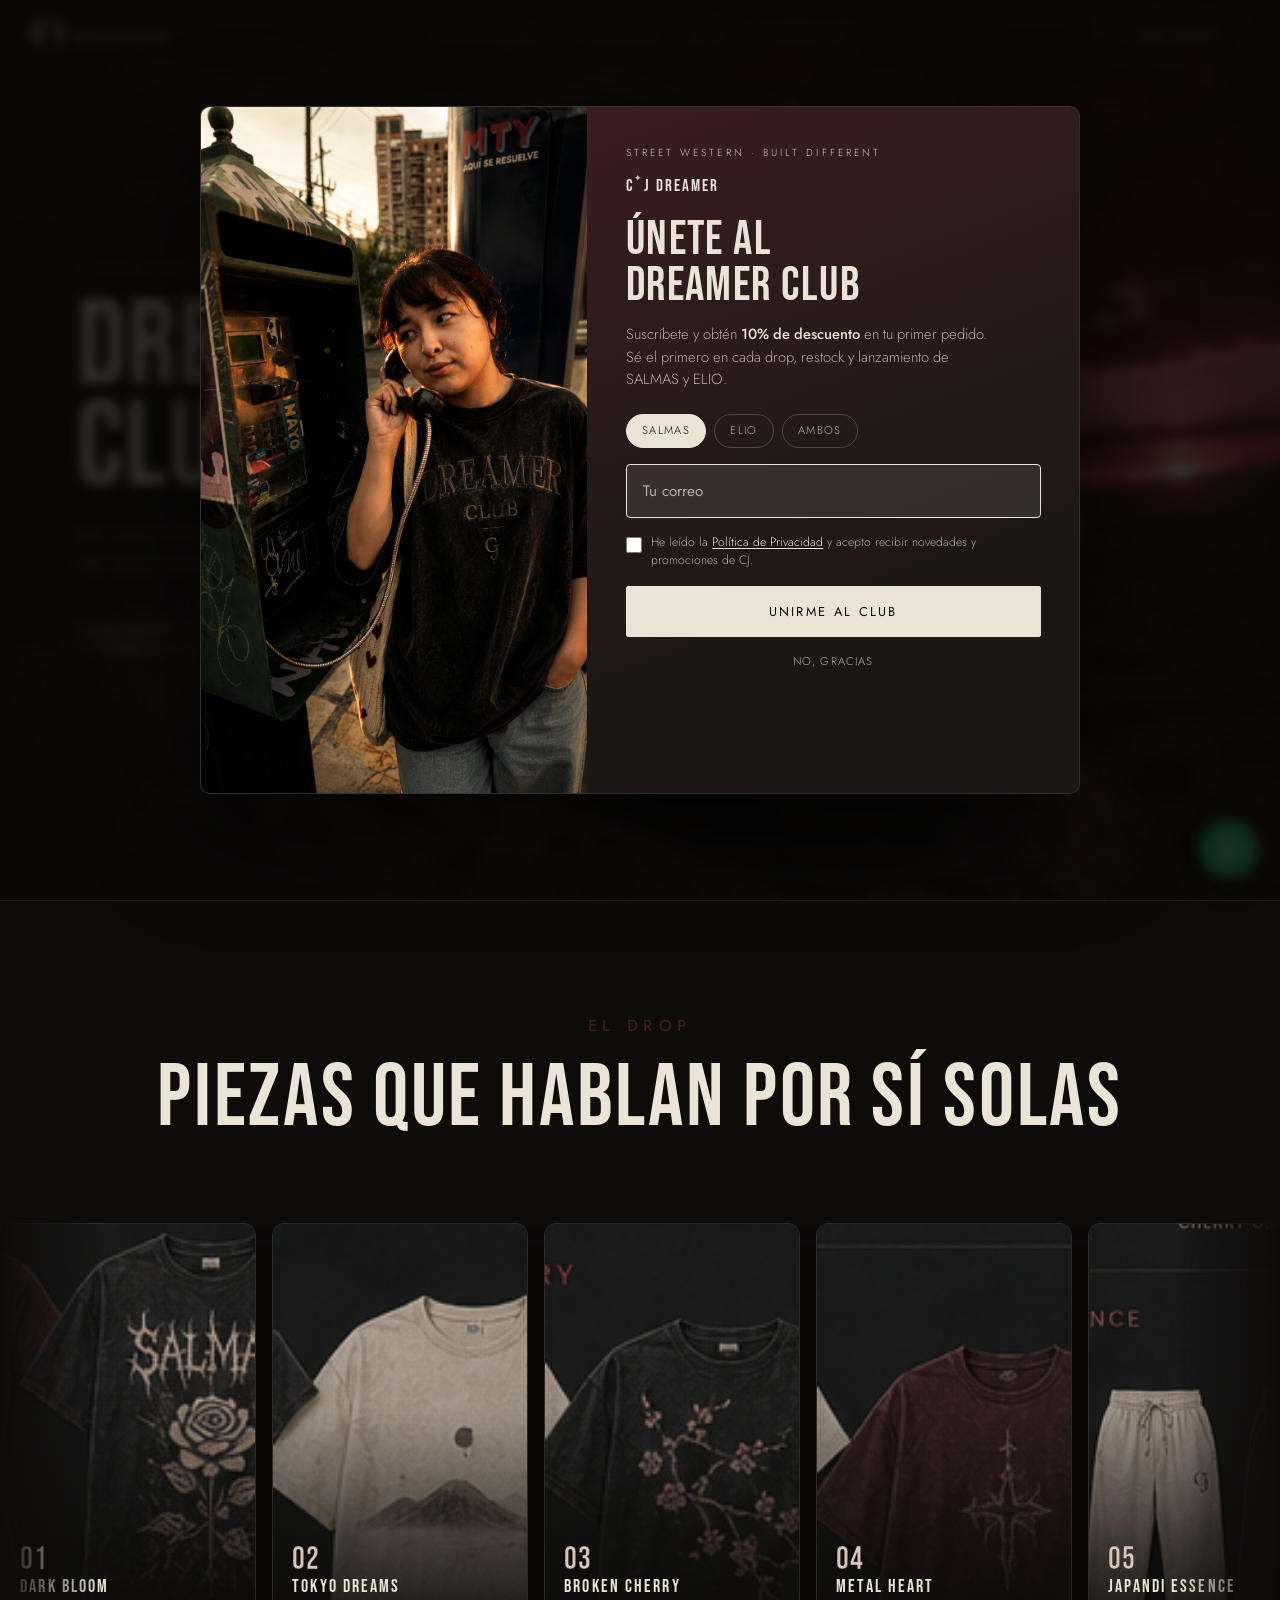
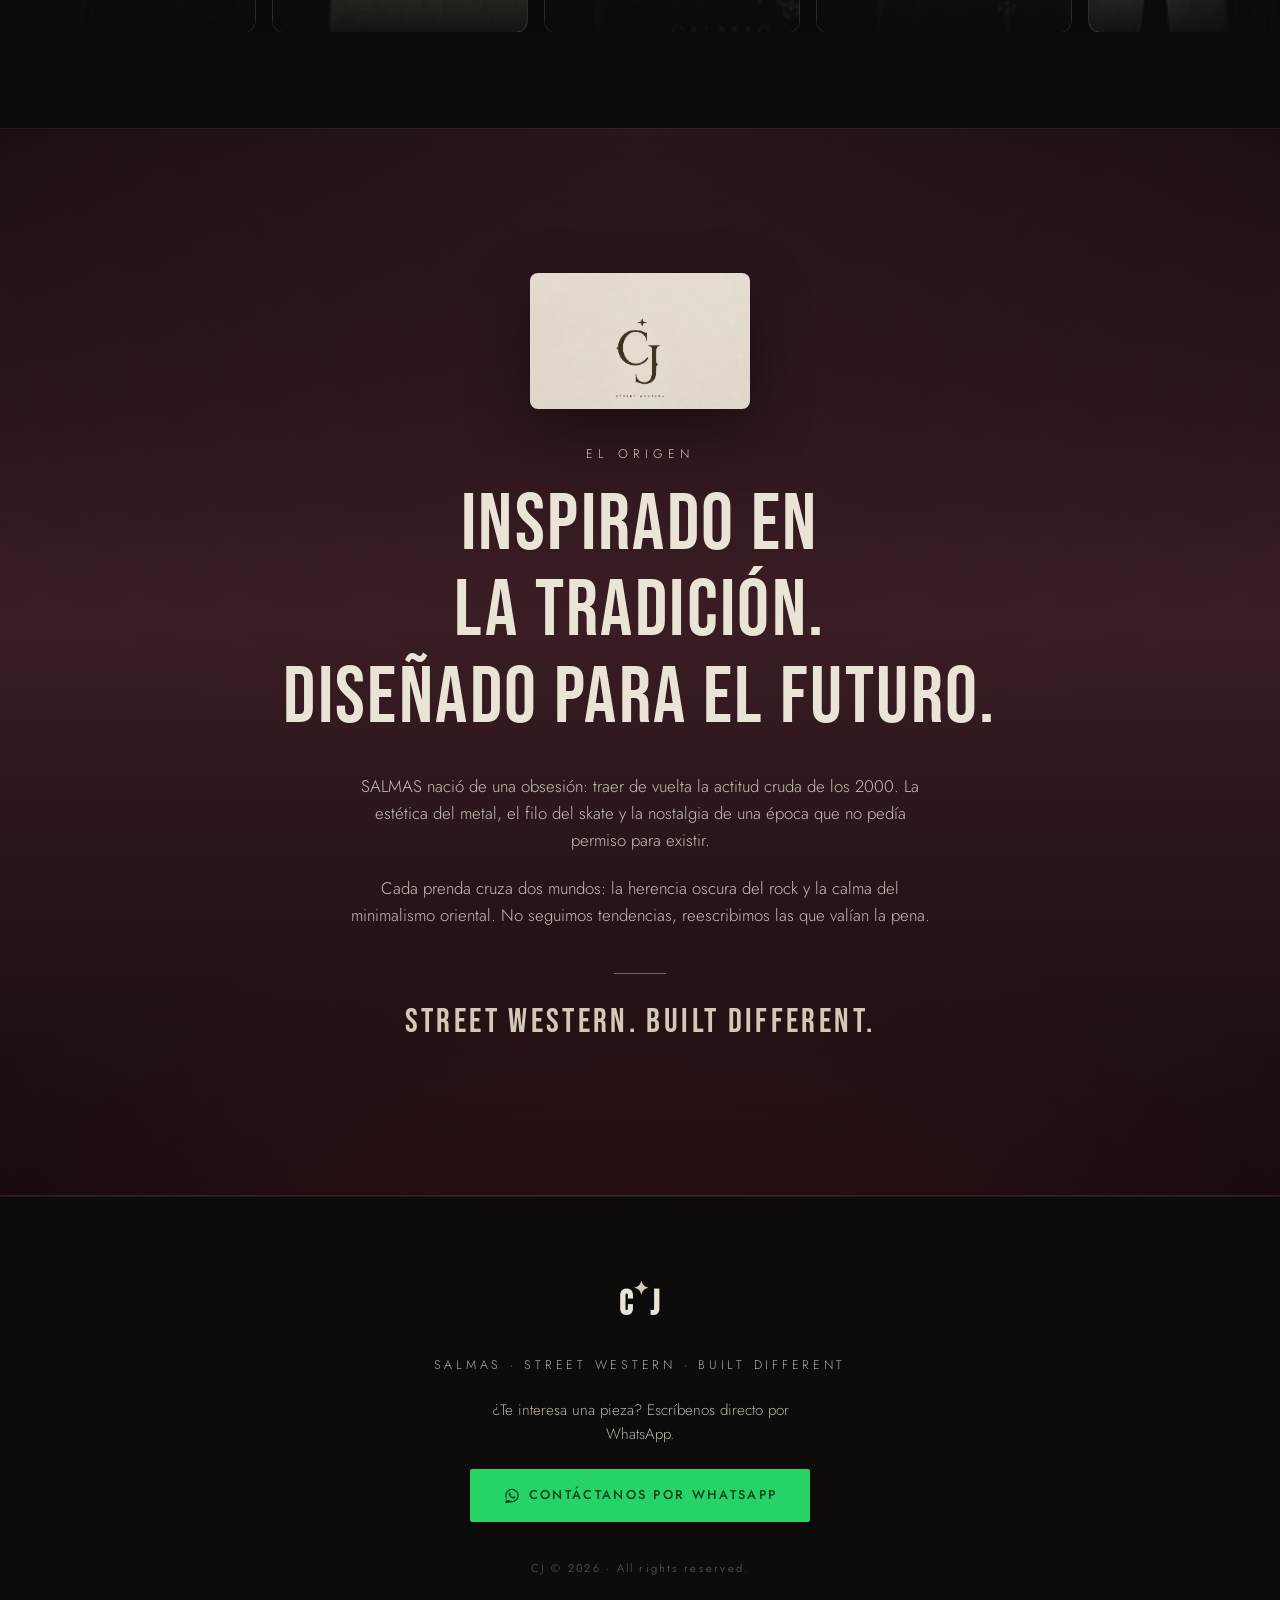
<file: index.html>
<!DOCTYPE html>
<html lang="es">
<head>
  <meta charset="UTF-8" />
  <meta name="viewport" content="width=device-width, initial-scale=1.0" />
  <meta name="description" content="SALMAS by CJ — Street Western. Colecciones inspiradas en la fusión de lo oscuro y lo etéreo, donde el rock, el metal y la estética japandi se encuentran." />
  <title>SALMAS · by CJ — Street Western</title>

  <!-- Tipografías -->
  <link rel="preconnect" href="https://fonts.googleapis.com" />
  <link rel="preconnect" href="https://fonts.gstatic.com" crossorigin />
  <link href="https://fonts.googleapis.com/css2?family=Bebas+Neue&family=Jost:wght@300;400;500&family=Montserrat:wght@500;700;800&display=swap" rel="stylesheet" />

  <link rel="stylesheet" href="assets/css/style.css" />
</head>
<body>

  <!-- Pantalla de carga: estrella del logo (se oculta al cargar) -->
  <div class="page-loader" id="pageLoader" role="status" aria-label="Cargando">
    <span class="page-loader__star" aria-hidden="true">✦</span>
  </div>

  <!-- ============ HEADER DINÁMICO ============ -->
  <header class="header" id="header">
    <nav class="nav">
      <a href="#hero" class="brand" aria-label="DREAMER by CJ">
        <span class="brand__mark">C<span class="brand__star">✦</span>J</span>
        <span class="brand__name">DREAMER</span>
      </a>

      <ul class="nav__links">
        <li><a href="pages/colecciones.html">Colecciones</a></li>
        <li><a href="#filosofia">Filosofía</a></li>
        <li><a href="pages/elio.html">ELIO</a></li>
        <li><a href="#contacto">Contacto</a></li>
      </ul>

      <a href="pages/colecciones.html" class="btn btn--ghost nav__cta">Ver Drop</a>

      <!-- Botón hamburguesa (solo móvil) -->
      <button class="nav__toggle" id="navToggle" aria-label="Abrir menú"
              aria-expanded="false" aria-controls="mobileMenu">
        <span></span><span></span><span></span>
      </button>
    </nav>
  </header>

  <!-- ============ MENÚ MÓVIL (panel lateral) ============ -->
  <div class="mobile-menu" id="mobileMenu" aria-hidden="true">
    <div class="mobile-menu__panel">
      <ul class="mobile-menu__links">
        <li><a href="pages/colecciones.html">Colecciones</a></li>
        <li><a href="#filosofia">Filosofía</a></li>
        <li><a href="pages/elio.html">ELIO</a></li>
        <li><a href="#contacto">Contacto</a></li>
      </ul>
      <a class="btn btn--whatsapp mobile-menu__cta js-wa" target="_blank" rel="noopener">
        <span class="wa-icon" aria-hidden="true"></span> Escríbenos
      </a>
    </div>
  </div>

  <!-- ============ HERO (editorial full-bleed · DREAMER CLUB) ============ -->
  <section class="hero hero--dreamer" id="hero">
    <div class="hero__bg" aria-hidden="true"></div>
    <div class="hero__inner reveal">
      <p class="hero__eyebrow reveal" data-delay="100">Street Western Redefined</p>
      <h1 class="hero__title reveal" data-delay="200">Dreamer<br />Club</h1>
      <p class="hero__tagline reveal" data-delay="350">
        We don't follow paths.<br />We build our own.
      </p>
      <a href="pages/colecciones.html" class="hero__cta reveal" data-delay="500">
        Shop Now <span class="hero__cta-arrow" aria-hidden="true">→</span>
      </a>
    </div>
    <div class="hero__scroll" aria-hidden="true">
      <span class="hero__scroll-line"></span>
    </div>
  </section>

<!-- ============ SHOWCASE / CARRUSEL DE PRODUCTOS ============ -->
  <section class="showcase reveal" aria-label="Algunos de nuestros productos">
    <header class="section-head">
      <p class="section-head__eyebrow">El Drop</p>
      <h2 class="section-head__title">Piezas que hablan por sí solas</h2>
    </header>

    <!-- Banda continua (marquee). Dos sets idénticos = loop sin costuras.
         Es decorativa (aria-hidden); las versiones accesibles y enlazables
         viven en la página de colecciones. -->
    <div class="marquee" aria-hidden="true">
      <div class="marquee__track">
        <!-- set 1 -->
        <div class="marquee__item" data-index="01" data-name="Dark Bloom">
          <img src="assets/img/col-01-dark-bloom.png" alt="" loading="lazy" />
          <div class="marquee__overlay"></div>
          <div class="marquee__label">
            <span class="marquee__num">01</span>
            <span class="marquee__name">Dark Bloom</span>
            <span class="marquee__cta">Ver colección →</span>
          </div>
        </div>
        <div class="marquee__item" data-index="02" data-name="Tokyo Dreams">
          <img src="assets/img/col-02-tokyo-dreams.png" alt="" loading="lazy" />
          <div class="marquee__overlay"></div>
          <div class="marquee__label">
            <span class="marquee__num">02</span>
            <span class="marquee__name">Tokyo Dreams</span>
            <span class="marquee__cta">Ver colección →</span>
          </div>
        </div>
        <div class="marquee__item" data-index="03" data-name="Broken Cherry">
          <img src="assets/img/col-03-broken-cherry.png" alt="" loading="lazy" />
          <div class="marquee__overlay"></div>
          <div class="marquee__label">
            <span class="marquee__num">03</span>
            <span class="marquee__name">Broken Cherry</span>
            <span class="marquee__cta">Ver colección →</span>
          </div>
        </div>
        <div class="marquee__item" data-index="04" data-name="Metal Heart">
          <img src="assets/img/col-04-metal-heart.png" alt="" loading="lazy" />
          <div class="marquee__overlay"></div>
          <div class="marquee__label">
            <span class="marquee__num">04</span>
            <span class="marquee__name">Metal Heart</span>
            <span class="marquee__cta">Ver colección →</span>
          </div>
        </div>
        <div class="marquee__item" data-index="05" data-name="Japandi Essence">
          <img src="assets/img/col-05-japandi-essence.png" alt="" loading="lazy" />
          <div class="marquee__overlay"></div>
          <div class="marquee__label">
            <span class="marquee__num">05</span>
            <span class="marquee__name">Japandi Essence</span>
            <span class="marquee__cta">Ver colección →</span>
          </div>
        </div>
        <div class="marquee__item" data-index="06" data-name="ELIO">
          <img src="assets/img/elio-tops.png" alt="" loading="lazy" />
          <div class="marquee__overlay"></div>
          <div class="marquee__label">
            <span class="marquee__num">06</span>
            <span class="marquee__name">ELIO</span>
            <span class="marquee__cta">Ver colección →</span>
          </div>
        </div>
        <!-- set 2 (duplicado exacto para el loop) -->
        <div class="marquee__item" data-index="01" data-name="Dark Bloom">
          <img src="assets/img/col-01-dark-bloom.png" alt="" loading="lazy" />
          <div class="marquee__overlay"></div>
          <div class="marquee__label">
            <span class="marquee__num">01</span>
            <span class="marquee__name">Dark Bloom</span>
            <span class="marquee__cta">Ver colección →</span>
          </div>
        </div>
        <div class="marquee__item" data-index="02" data-name="Tokyo Dreams">
          <img src="assets/img/col-02-tokyo-dreams.png" alt="" loading="lazy" />
          <div class="marquee__overlay"></div>
          <div class="marquee__label">
            <span class="marquee__num">02</span>
            <span class="marquee__name">Tokyo Dreams</span>
            <span class="marquee__cta">Ver colección →</span>
          </div>
        </div>
        <div class="marquee__item" data-index="03" data-name="Broken Cherry">
          <img src="assets/img/col-03-broken-cherry.png" alt="" loading="lazy" />
          <div class="marquee__overlay"></div>
          <div class="marquee__label">
            <span class="marquee__num">03</span>
            <span class="marquee__name">Broken Cherry</span>
            <span class="marquee__cta">Ver colección →</span>
          </div>
        </div>
        <div class="marquee__item" data-index="04" data-name="Metal Heart">
          <img src="assets/img/col-04-metal-heart.png" alt="" loading="lazy" />
          <div class="marquee__overlay"></div>
          <div class="marquee__label">
            <span class="marquee__num">04</span>
            <span class="marquee__name">Metal Heart</span>
            <span class="marquee__cta">Ver colección →</span>
          </div>
        </div>
        <div class="marquee__item" data-index="05" data-name="Japandi Essence">
          <img src="assets/img/col-05-japandi-essence.png" alt="" loading="lazy" />
          <div class="marquee__overlay"></div>
          <div class="marquee__label">
            <span class="marquee__num">05</span>
            <span class="marquee__name">Japandi Essence</span>
            <span class="marquee__cta">Ver colección →</span>
          </div>
        </div>
        <div class="marquee__item" data-index="06" data-name="ELIO">
          <img src="assets/img/elio-tops.png" alt="" loading="lazy" />
          <div class="marquee__overlay"></div>
          <div class="marquee__label">
            <span class="marquee__num">06</span>
            <span class="marquee__name">ELIO</span>
            <span class="marquee__cta">Ver colección →</span>
          </div>
        </div>
      </div>
    </div>
  </section>

  <!-- ============ FILOSOFÍA / LORE DE MARCA ============ -->
  <section class="philosophy" id="filosofia">
    <div class="philosophy__inner">
      <div class="philosophy__logo-wrap reveal">
        <img class="philosophy__logo" src="assets/img/logo-mark.png" alt="Logo CJ — Street Western" loading="lazy" />
      </div>
      <p class="philosophy__eyebrow reveal" data-delay="120">El origen</p>
      <h2 class="philosophy__title reveal" data-delay="220">Inspirado en la tradición.<br />Diseñado para el futuro.</h2>
      <p class="philosophy__text reveal" data-delay="360">
        SALMAS nació de una obsesión: traer de vuelta la actitud cruda de los
        2000. La estética del metal, el filo del skate y la nostalgia de una
        época que no pedía permiso para existir.
      </p>
      <p class="philosophy__text reveal" data-delay="500">
        Cada prenda cruza dos mundos: la herencia oscura del rock y la calma del
        minimalismo oriental. No seguimos tendencias, reescribimos las que
        valían la pena.
      </p>
      <p class="philosophy__signature reveal" data-delay="640">Street Western. Built Different.</p>
    </div>
  </section>

  <!-- ============ FOOTER / CONTACTO ============ -->
  <footer class="footer" id="contacto">
    <div class="footer__inner reveal">
      <span class="brand__mark footer__mark">C<span class="brand__star">✦</span>J</span>
      <p class="footer__tagline">SALMAS · STREET WESTERN · BUILT DIFFERENT</p>
      <p class="footer__contact-text">¿Te interesa una pieza? Escríbenos directo por WhatsApp.</p>
      <a class="btn btn--whatsapp js-wa" target="_blank" rel="noopener">
        <span class="wa-icon" aria-hidden="true"></span> Contáctanos por WhatsApp
      </a>
      <p class="footer__legal">CJ © 2026 · All rights reserved.</p>
    </div>
  </footer>

  <!-- ============ BOTÓN FLOTANTE WHATSAPP ============ -->
  <a class="wa-float js-wa" target="_blank" rel="noopener" aria-label="Contactar por WhatsApp">
    <span class="wa-icon wa-icon--lg" aria-hidden="true"></span>
  </a>

  <!-- ============ MODAL: ÚNETE AL DREAMER CLUB ============ -->
  <div class="club-modal" id="clubModal" aria-hidden="true">
    <div class="club-modal__backdrop" data-close></div>
    <div class="club-modal__panel" role="dialog" aria-modal="true" aria-labelledby="clubModalTitle">
      <button class="club-modal__close" type="button" aria-label="Cerrar" data-close>✕</button>

      <div class="club-modal__media" aria-hidden="true">
        <img src="assets/img/Modelo salma.png" alt="" loading="lazy" />
      </div>

      <div class="club-modal__content">
        <p class="club-modal__eyebrow">Street Western · Built Different</p>
        <span class="club-modal__mark" aria-hidden="true">C<span class="brand__star">✦</span>J DREAMER</span>

        <div class="club-modal__join" id="clubJoin">
          <h2 class="club-modal__title" id="clubModalTitle">Únete al<br />Dreamer Club</h2>
          <p class="club-modal__text">
            Suscríbete y obtén <b>10% de descuento</b> en tu primer pedido.
            Sé el primero en cada drop, restock y lanzamiento de SALMAS y ELIO.
          </p>

          <form class="club-form" id="clubForm" novalidate>
            <div class="club-form__choices" role="radiogroup" aria-label="¿Qué te interesa?">
              <label class="club-chip"><input type="radio" name="interes" value="salmas" checked /> SALMAS</label>
              <label class="club-chip"><input type="radio" name="interes" value="elio" /> ELIO</label>
              <label class="club-chip"><input type="radio" name="interes" value="ambos" /> Ambos</label>
            </div>

            <input class="club-form__email" id="clubEmail" type="email" inputmode="email"
                   placeholder="Tu correo" autocomplete="email" required />

            <label class="club-form__consent">
              <input type="checkbox" id="clubConsent" required />
              <span>He leído la <a class="club-form__pp" href="pages/privacidad.html" target="_blank" rel="noopener">Política de Privacidad</a> y acepto recibir novedades y promociones de CJ.</span>
            </label>

            <p class="club-form__error" id="clubError" role="alert" hidden></p>

            <button class="btn btn--solid club-form__submit" type="submit">Unirme al Club</button>
          </form>

          <p class="club-modal__skip" data-close>No, gracias</p>
        </div>

        <div class="club-modal__success" id="clubSuccess" hidden>
          <span class="club-modal__success-star" aria-hidden="true">✦</span>
          <h2 class="club-modal__title">Ya eres parte<br />del Club</h2>
          <p class="club-modal__text">
            Te avisaremos de cada drop. Reclama tu <b>10%</b> ahora mismo por WhatsApp.
          </p>
          <a class="btn btn--whatsapp js-wa" target="_blank" rel="noopener"
             data-msg="Hola DREAMER 👋, me uní al Dreamer Club y quiero mi 10% de descuento en mi primer pedido.">
            <span class="wa-icon" aria-hidden="true"></span> Reclamar 10% por WhatsApp
          </a>
          <p class="club-modal__skip" data-close>Cerrar</p>
        </div>
      </div>
    </div>
  </div>

  <!-- config.js lo genera el servidor con la config pública (ver server.js) -->
  <script src="config.js"></script>
  <script src="assets/js/script.js"></script>
</body>
</html>
</file>
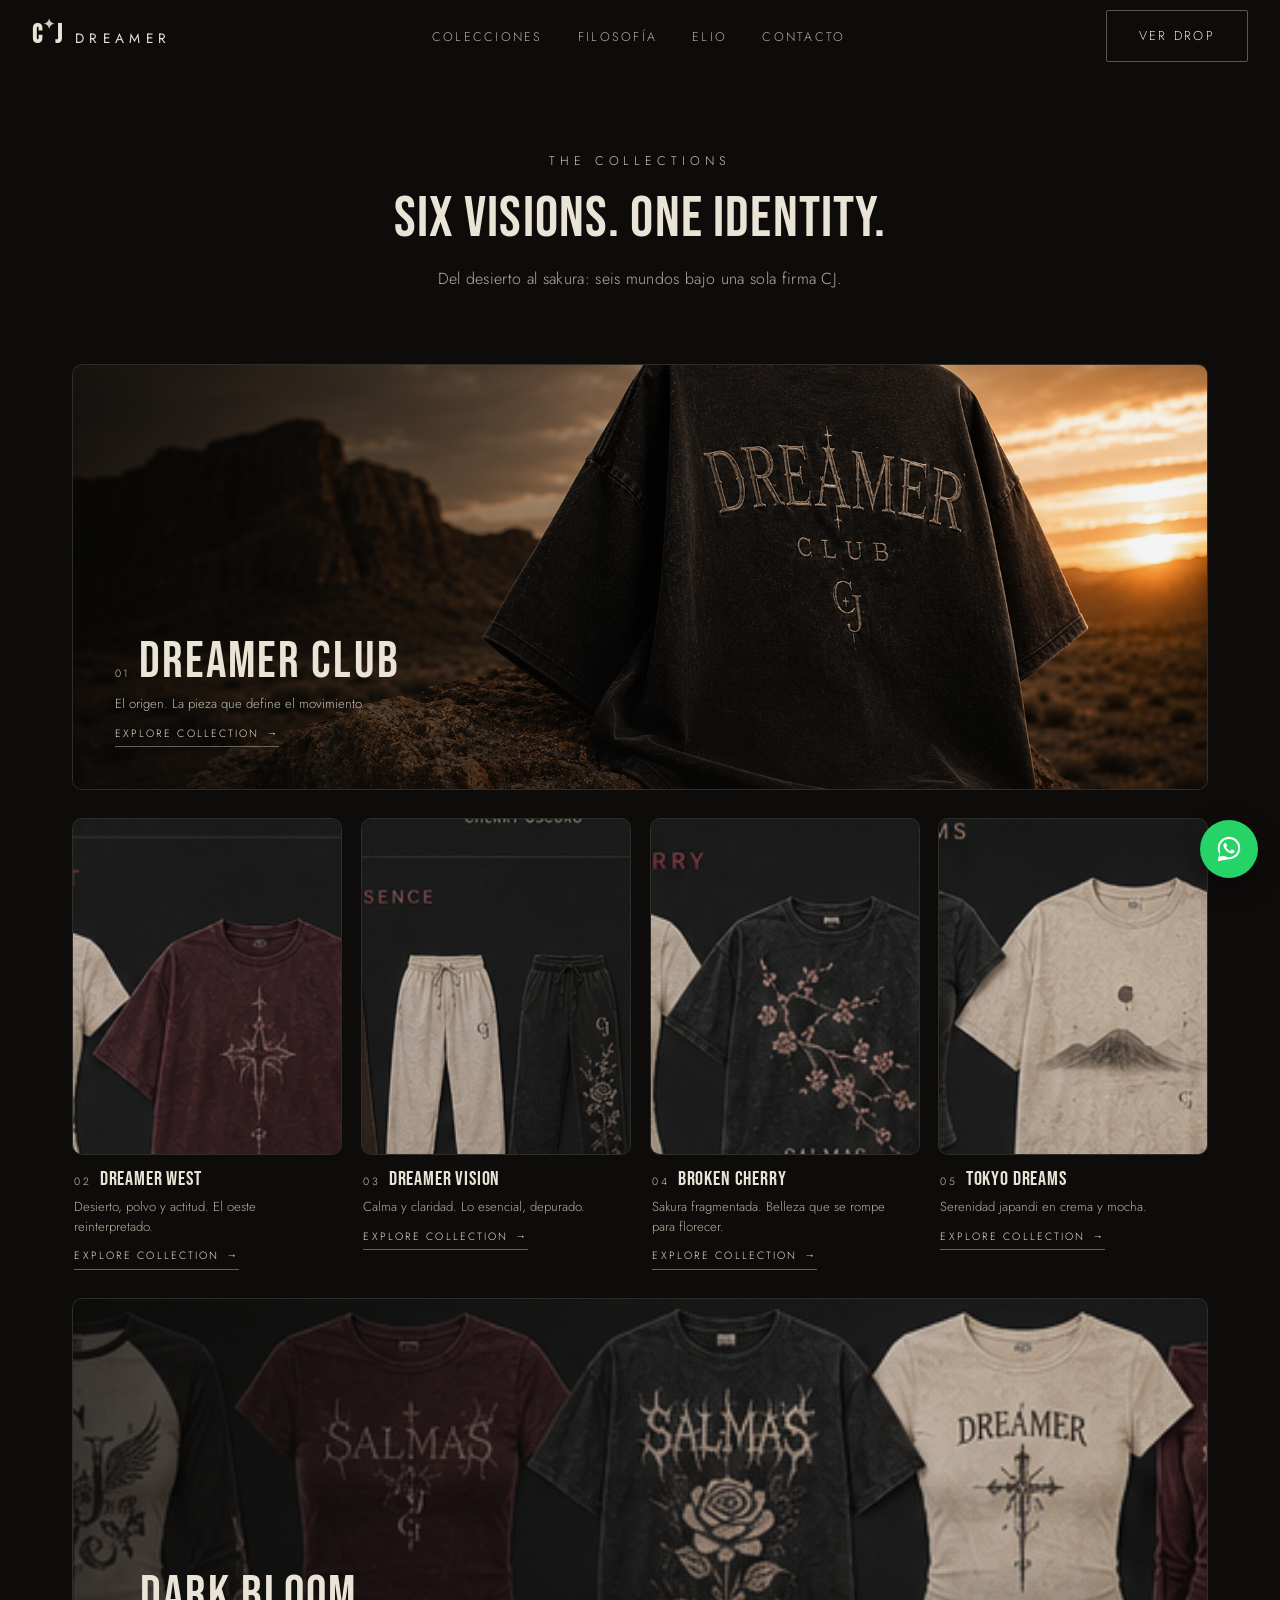
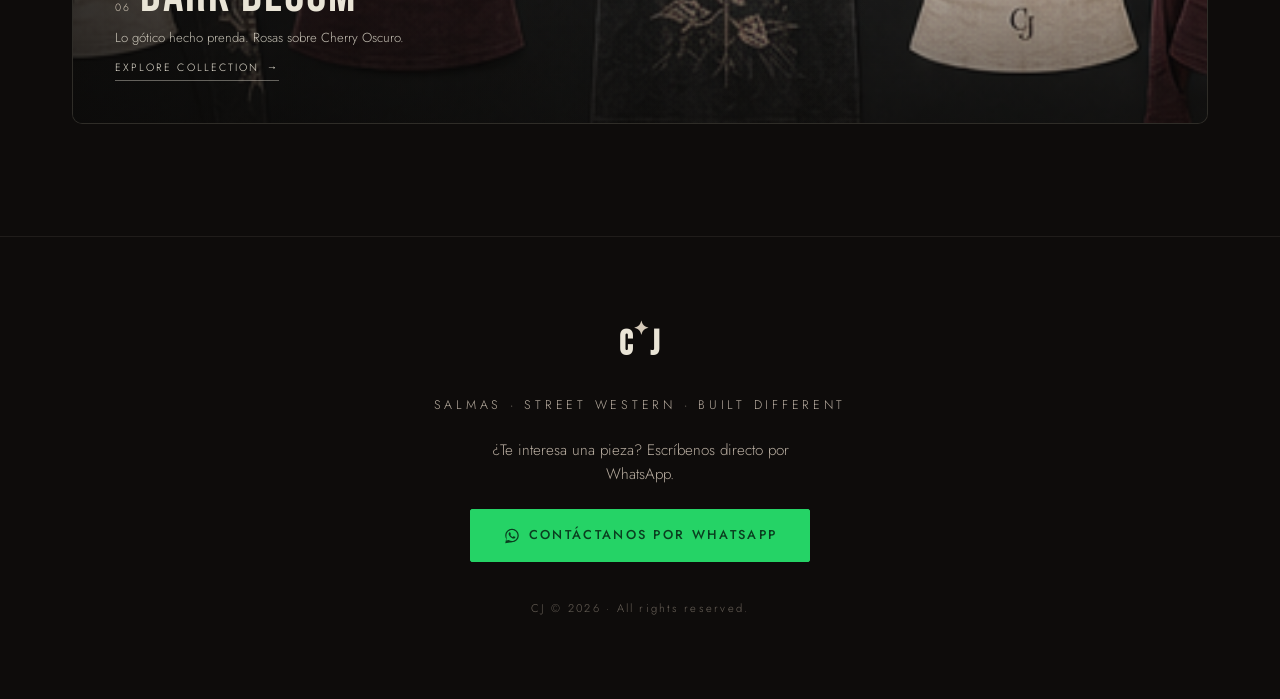
<file: pages/colecciones.html>
<!DOCTYPE html>
<html lang="es">
<head>
  <meta charset="UTF-8" />
  <meta name="viewport" content="width=device-width, initial-scale=1.0" />
  <meta name="description" content="Las colecciones DREAMER by CJ — Street Western Premium. Dreamer Club, Dreamer West, Dreamer Vision, Broken Cherry, Tokyo Dreams y Dark Bloom." />
  <title>Colecciones · DREAMER by CJ</title>

  <!-- Tipografías -->
  <link rel="preconnect" href="https://fonts.googleapis.com" />
  <link rel="preconnect" href="https://fonts.gstatic.com" crossorigin />
  <link href="https://fonts.googleapis.com/css2?family=Bebas+Neue&family=Jost:wght@300;400;500&family=Montserrat:wght@500;700;800&display=swap" rel="stylesheet" />

  <link rel="stylesheet" href="../assets/css/style.css" />
</head>
<body>

  <!-- Pantalla de carga: estrella del logo (se oculta al cargar) -->
  <div class="page-loader" id="pageLoader" role="status" aria-label="Cargando">
    <span class="page-loader__star" aria-hidden="true">✦</span>
  </div>

  <!-- ============ HEADER ============ -->
  <header class="header" id="header">
    <nav class="nav">
      <a href="../index.html" class="brand" aria-label="DREAMER by CJ">
        <span class="brand__mark">C<span class="brand__star">✦</span>J</span>
        <span class="brand__name">DREAMER</span>
      </a>

      <ul class="nav__links">
        <li><a href="colecciones.html">Colecciones</a></li>
        <li><a href="../index.html#filosofia">Filosofía</a></li>
        <li><a href="elio.html">ELIO</a></li>
        <li><a href="../index.html#contacto">Contacto</a></li>
      </ul>

      <a href="colecciones.html" class="btn btn--ghost nav__cta">Ver Drop</a>

      <!-- Botón hamburguesa (solo móvil) -->
      <button class="nav__toggle" id="navToggle" aria-label="Abrir menú"
              aria-expanded="false" aria-controls="mobileMenu">
        <span></span><span></span><span></span>
      </button>
    </nav>
  </header>

  <!-- ============ MENÚ MÓVIL ============ -->
  <div class="mobile-menu" id="mobileMenu" aria-hidden="true">
    <div class="mobile-menu__panel">
      <ul class="mobile-menu__links">
        <li><a href="colecciones.html">Colecciones</a></li>
        <li><a href="../index.html#filosofia">Filosofía</a></li>
        <li><a href="elio.html">ELIO</a></li>
        <li><a href="../index.html#contacto">Contacto</a></li>
      </ul>
      <a class="btn btn--whatsapp mobile-menu__cta js-wa" target="_blank" rel="noopener">
        <span class="wa-icon" aria-hidden="true"></span> Escríbenos
      </a>
    </div>
  </div>

  <!-- ============ INTRO EDITORIAL (header compacto) ============ -->
  <section class="collections-intro">
    <p class="collections-intro__eyebrow reveal" data-delay="80">The Collections</p>
    <h1 class="collections-intro__title reveal" data-delay="160">Six Visions. One Identity.</h1>
    <p class="collections-intro__lead reveal" data-delay="280">
      Del desierto al sakura: seis mundos bajo una sola firma CJ.
    </p>
  </section>

  <!-- ============ GRID EDITORIAL ============ -->
  <section class="editorial" id="colecciones" aria-label="Colecciones">

    <!-- 01 · DREAMER CLUB (feature full-width) -->
    <a href="coleccion.html?c=dreamer-club" class="ec ec--feature reveal">
      <div class="ec__media">
        <img class="ec__img" src="../assets/img/dream.png"
             alt="Dreamer Club: playera negra sobre una roca en el desierto al atardecer" loading="lazy" />
        <div class="ec__overlay"></div>
        <div class="ec__body">
          <div class="ec__row"><span class="ec__index">01</span><h2 class="ec__name">Dreamer Club</h2></div>
          <p class="ec__desc">El origen. La pieza que define el movimiento.</p>
          <span class="ec__cta">Explore Collection <span class="ec__cta-arrow" aria-hidden="true">→</span></span>
        </div>
      </div>
    </a>

    <!-- 02 · DREAMER WEST -->
    <a href="coleccion.html?c=dreamer-west" class="ec reveal" data-delay="80">
      <div class="ec__media">
        <img class="ec__img" src="../assets/img/col-04-metal-heart.png" alt="Dreamer West" loading="lazy" />
      </div>
      <div class="ec__body">
        <div class="ec__row"><span class="ec__index">02</span><h2 class="ec__name">Dreamer West</h2></div>
        <p class="ec__desc">Desierto, polvo y actitud. El oeste reinterpretado.</p>
        <span class="ec__cta">Explore Collection <span class="ec__cta-arrow" aria-hidden="true">→</span></span>
      </div>
    </a>

    <!-- 03 · DREAMER VISION -->
    <a href="coleccion.html?c=dreamer-vision" class="ec reveal" data-delay="160">
      <div class="ec__media">
        <img class="ec__img" src="../assets/img/col-05-japandi-essence.png" alt="Dreamer Vision" loading="lazy" />
      </div>
      <div class="ec__body">
        <div class="ec__row"><span class="ec__index">03</span><h2 class="ec__name">Dreamer Vision</h2></div>
        <p class="ec__desc">Calma y claridad. Lo esencial, depurado.</p>
        <span class="ec__cta">Explore Collection <span class="ec__cta-arrow" aria-hidden="true">→</span></span>
      </div>
    </a>

    <!-- 04 · BROKEN CHERRY -->
    <a href="coleccion.html?c=broken-cherry" class="ec reveal" data-delay="80">
      <div class="ec__media">
        <img class="ec__img" src="../assets/img/col-03-broken-cherry.png" alt="Broken Cherry" loading="lazy" />
      </div>
      <div class="ec__body">
        <div class="ec__row"><span class="ec__index">04</span><h2 class="ec__name">Broken Cherry</h2></div>
        <p class="ec__desc">Sakura fragmentada. Belleza que se rompe para florecer.</p>
        <span class="ec__cta">Explore Collection <span class="ec__cta-arrow" aria-hidden="true">→</span></span>
      </div>
    </a>

    <!-- 05 · TOKYO DREAMS -->
    <a href="coleccion.html?c=tokyo-dreams" class="ec reveal" data-delay="160">
      <div class="ec__media">
        <img class="ec__img" src="../assets/img/col-02-tokyo-dreams.png" alt="Tokyo Dreams" loading="lazy" />
      </div>
      <div class="ec__body">
        <div class="ec__row"><span class="ec__index">05</span><h2 class="ec__name">Tokyo Dreams</h2></div>
        <p class="ec__desc">Serenidad japandi en crema y mocha.</p>
        <span class="ec__cta">Explore Collection <span class="ec__cta-arrow" aria-hidden="true">→</span></span>
      </div>
    </a>

    <!-- 06 · DARK BLOOM (feature full-width) -->
    <a href="coleccion.html?c=dark-bloom" class="ec ec--feature reveal">
      <div class="ec__media">
        <img class="ec__img" src="../assets/img/col-01-dark-bloom.png" alt="Dark Bloom" loading="lazy" />
        <div class="ec__overlay"></div>
        <div class="ec__body">
          <div class="ec__row"><span class="ec__index">06</span><h2 class="ec__name">Dark Bloom</h2></div>
          <p class="ec__desc">Lo gótico hecho prenda. Rosas sobre Cherry Oscuro.</p>
          <span class="ec__cta">Explore Collection <span class="ec__cta-arrow" aria-hidden="true">→</span></span>
        </div>
      </div>
    </a>

  </section>

  <!-- ============ FOOTER / CONTACTO ============ -->
  <footer class="footer" id="contacto">
    <div class="footer__inner reveal">
      <span class="brand__mark footer__mark">C<span class="brand__star">✦</span>J</span>
      <p class="footer__tagline">SALMAS · STREET WESTERN · BUILT DIFFERENT</p>
      <p class="footer__contact-text">¿Te interesa una pieza? Escríbenos directo por WhatsApp.</p>
      <a class="btn btn--whatsapp js-wa" target="_blank" rel="noopener">
        <span class="wa-icon" aria-hidden="true"></span> Contáctanos por WhatsApp
      </a>
      <p class="footer__legal">CJ © 2026 · All rights reserved.</p>
    </div>
  </footer>

  <!-- ============ BOTÓN FLOTANTE WHATSAPP ============ -->
  <a class="wa-float js-wa" target="_blank" rel="noopener" aria-label="Contactar por WhatsApp">
    <span class="wa-icon wa-icon--lg" aria-hidden="true"></span>
  </a>

  <script src="../config.js"></script>
  <script src="../assets/js/script.js"></script>
</body>
</html>
</file>
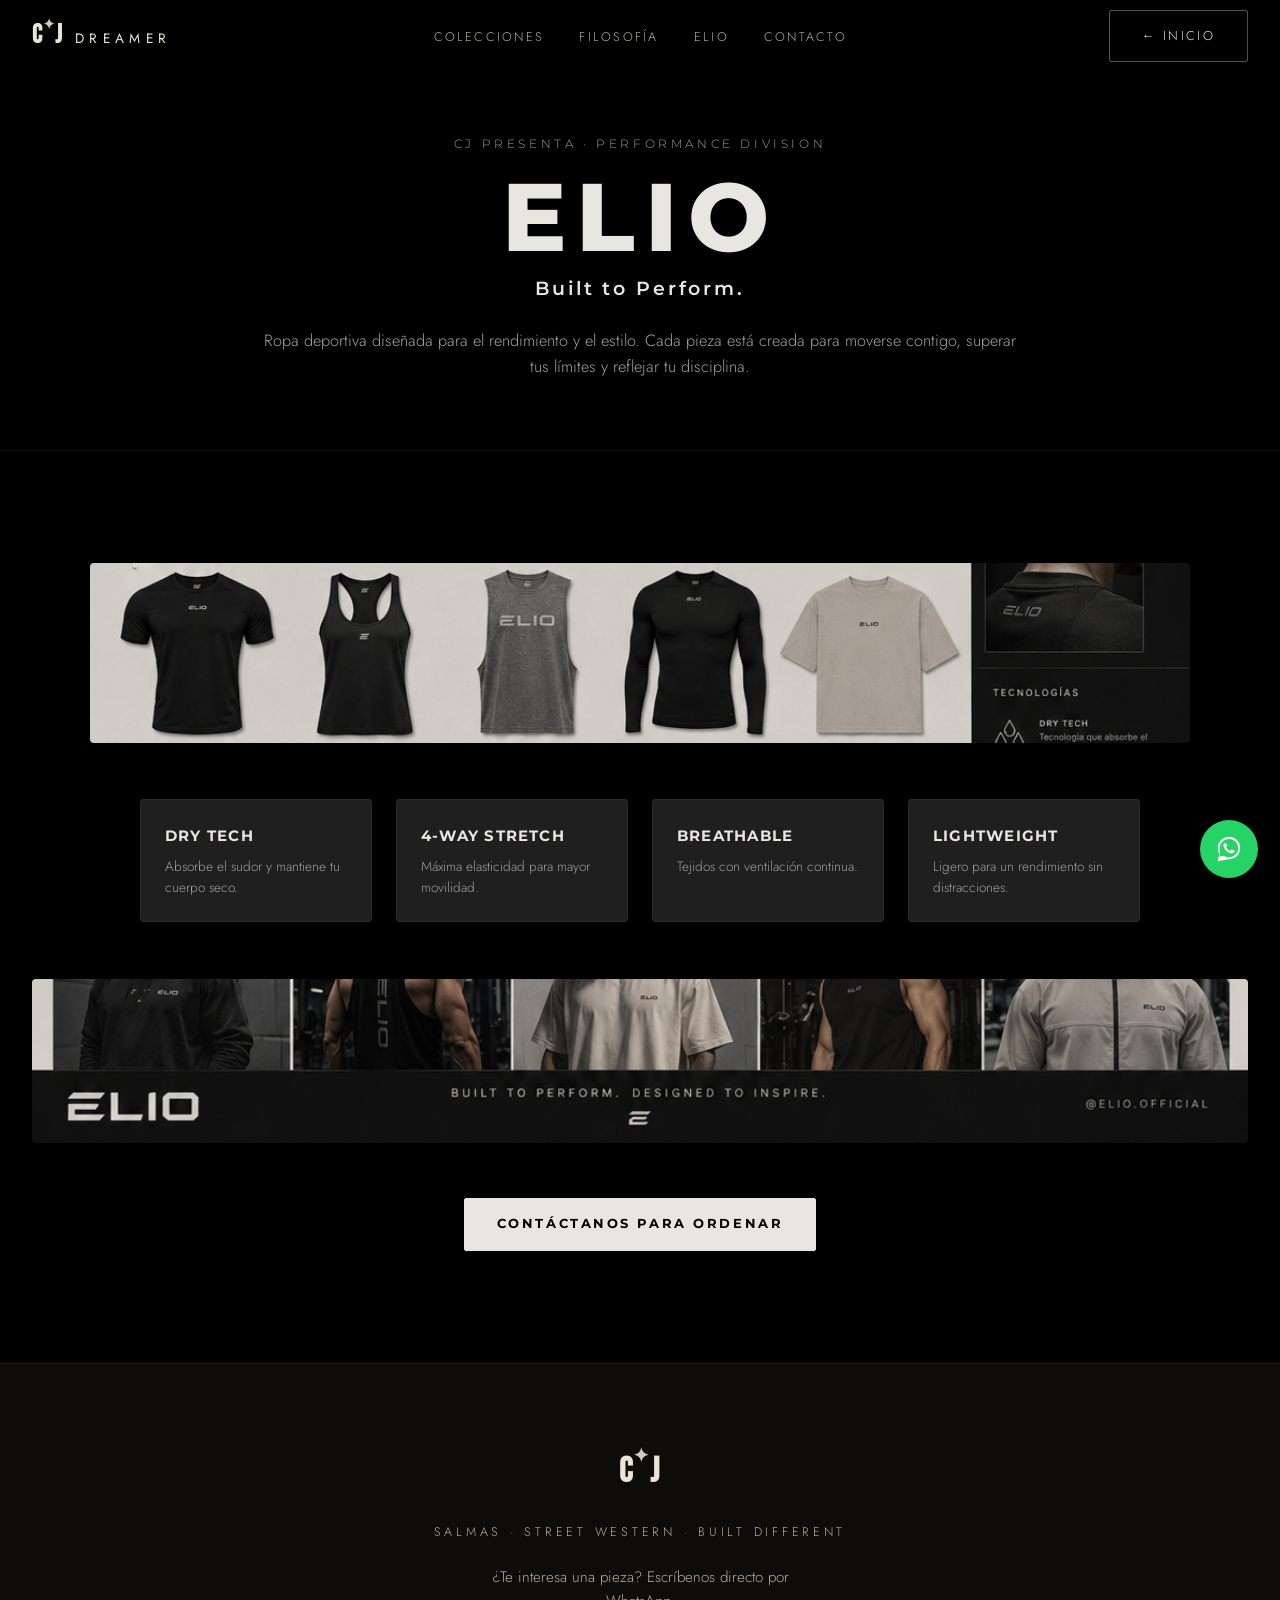
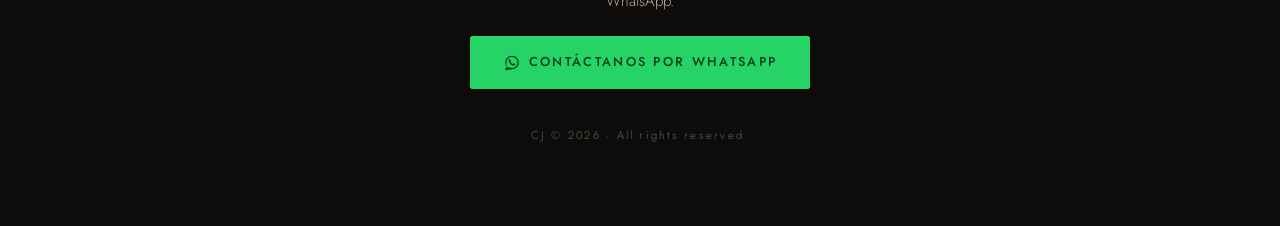
<file: pages/elio.html>
<!DOCTYPE html>
<html lang="es">
<head>
  <meta charset="UTF-8" />
  <meta name="viewport" content="width=device-width, initial-scale=1.0" />
  <meta name="description" content="ELIO by CJ — Performance Division. Ropa deportiva diseñada para el rendimiento y el estilo." />
  <title>ELIO · Performance Division</title>

  <link rel="preconnect" href="https://fonts.googleapis.com" />
  <link rel="preconnect" href="https://fonts.gstatic.com" crossorigin />
  <link href="https://fonts.googleapis.com/css2?family=Bebas+Neue&family=Jost:wght@300;400;500&family=Montserrat:wght@500;700;800&display=swap" rel="stylesheet" />

  <link rel="stylesheet" href="../assets/css/style.css" />
</head>
<body>

  <!-- Pantalla de carga: estrella del logo (se oculta al cargar) -->
  <div class="page-loader" id="pageLoader" role="status" aria-label="Cargando">
    <span class="page-loader__star" aria-hidden="true">✦</span>
  </div>

  <!-- ============ HEADER ============ -->
  <header class="header is-scrolled" id="header">
    <nav class="nav">
      <a href="../index.html" class="brand" aria-label="DREAMER by CJ">
        <span class="brand__mark">C<span class="brand__star">✦</span>J</span>
        <span class="brand__name">DREAMER</span>
      </a>

      <ul class="nav__links">
        <li><a href="colecciones.html">Colecciones</a></li>
        <li><a href="../index.html#filosofia">Filosofía</a></li>
        <li><a href="elio.html">ELIO</a></li>
        <li><a href="../index.html#contacto">Contacto</a></li>
      </ul>

      <a href="../index.html" class="btn btn--ghost nav__cta">← Inicio</a>

      <button class="nav__toggle" id="navToggle" aria-label="Abrir menú"
              aria-expanded="false" aria-controls="mobileMenu">
        <span></span><span></span><span></span>
      </button>
    </nav>
  </header>

  <!-- ============ MENÚ MÓVIL (panel lateral) ============ -->
  <div class="mobile-menu" id="mobileMenu" aria-hidden="true">
    <div class="mobile-menu__panel">
      <ul class="mobile-menu__links">
        <li><a href="colecciones.html">Colecciones</a></li>
        <li><a href="../index.html#filosofia">Filosofía</a></li>
        <li><a href="elio.html">ELIO</a></li>
        <li><a href="../index.html#contacto">Contacto</a></li>
      </ul>
      <a class="btn btn--whatsapp mobile-menu__cta js-wa" target="_blank" rel="noopener">
        <span class="wa-icon" aria-hidden="true"></span> Escríbenos
      </a>
    </div>
  </div>

  <!-- ============ HERO DE ELIO ============ -->
  <section class="elio-hero reveal">
    <div class="elio-hero__inner">
      <p class="elio-hero__eyebrow">CJ presenta · Performance Division</p>
      <h1 class="elio-hero__title">ELIO</h1>
      <p class="elio-hero__tagline">Built to Perform.</p>
      <p class="elio-hero__desc">
        Ropa deportiva diseñada para el rendimiento y el estilo. Cada pieza
        está creada para moverse contigo, superar tus límites y reflejar tu disciplina.
      </p>
    </div>
  </section>

  <!-- ============ SUB-MARCA: ELIO (con estilos adaptados) ============ -->
  <section class="elio">

    <!-- Banda de producto (línea de tops) -->
    <div class="elio__product reveal">
      <img src="../assets/img/elio-tops.png" alt="Línea de tops ELIO — performance tee, tank, long sleeve, oversize" loading="lazy" />
    </div>

    <!-- Tecnologías -->
    <ul class="elio__tech reveal">
      <li><span class="elio__tech-title">Dry Tech</span><span class="elio__tech-desc">Absorbe el sudor y mantiene tu cuerpo seco.</span></li>
      <li><span class="elio__tech-title">4-Way Stretch</span><span class="elio__tech-desc">Máxima elasticidad para mayor movilidad.</span></li>
      <li><span class="elio__tech-title">Breathable</span><span class="elio__tech-desc">Tejidos con ventilación continua.</span></li>
      <li><span class="elio__tech-title">Lightweight</span><span class="elio__tech-desc">Ligero para un rendimiento sin distracciones.</span></li>
    </ul>

    <!-- Banda lifestyle a todo lo ancho -->
    <div class="elio__lifestyle reveal">
      <img src="../assets/img/elio-lifestyle.png" alt="ELIO — Built to Perform. Designed to Inspire." loading="lazy" />
    </div>

    <div class="elio__cta reveal">
      <a href="../index.html#contacto" class="btn btn--light">Contáctanos para Ordenar</a>
    </div>

  </section>

  <!-- ============ FOOTER / CONTACTO ============ -->
  <footer class="footer" id="contacto">
    <div class="footer__inner reveal">
      <span class="brand__mark footer__mark">C<span class="brand__star">✦</span>J</span>
      <p class="footer__tagline">SALMAS · STREET WESTERN · BUILT DIFFERENT</p>
      <p class="footer__contact-text">¿Te interesa una pieza? Escríbenos directo por WhatsApp.</p>
      <a class="btn btn--whatsapp js-wa" target="_blank" rel="noopener">
        <span class="wa-icon" aria-hidden="true"></span> Contáctanos por WhatsApp
      </a>
      <p class="footer__legal">CJ © 2026 · All rights reserved.</p>
    </div>
  </footer>

  <!-- ============ BOTÓN FLOTANTE WHATSAPP ============ -->
  <a class="wa-float js-wa" target="_blank" rel="noopener" aria-label="Contactar por WhatsApp">
    <span class="wa-icon wa-icon--lg" aria-hidden="true"></span>
  </a>

  <!-- config.js lo genera el servidor con la config pública (ver server.js) -->
  <script src="../config.js"></script>
  <script src="../assets/js/script.js"></script>
</body>
</html>
</file>
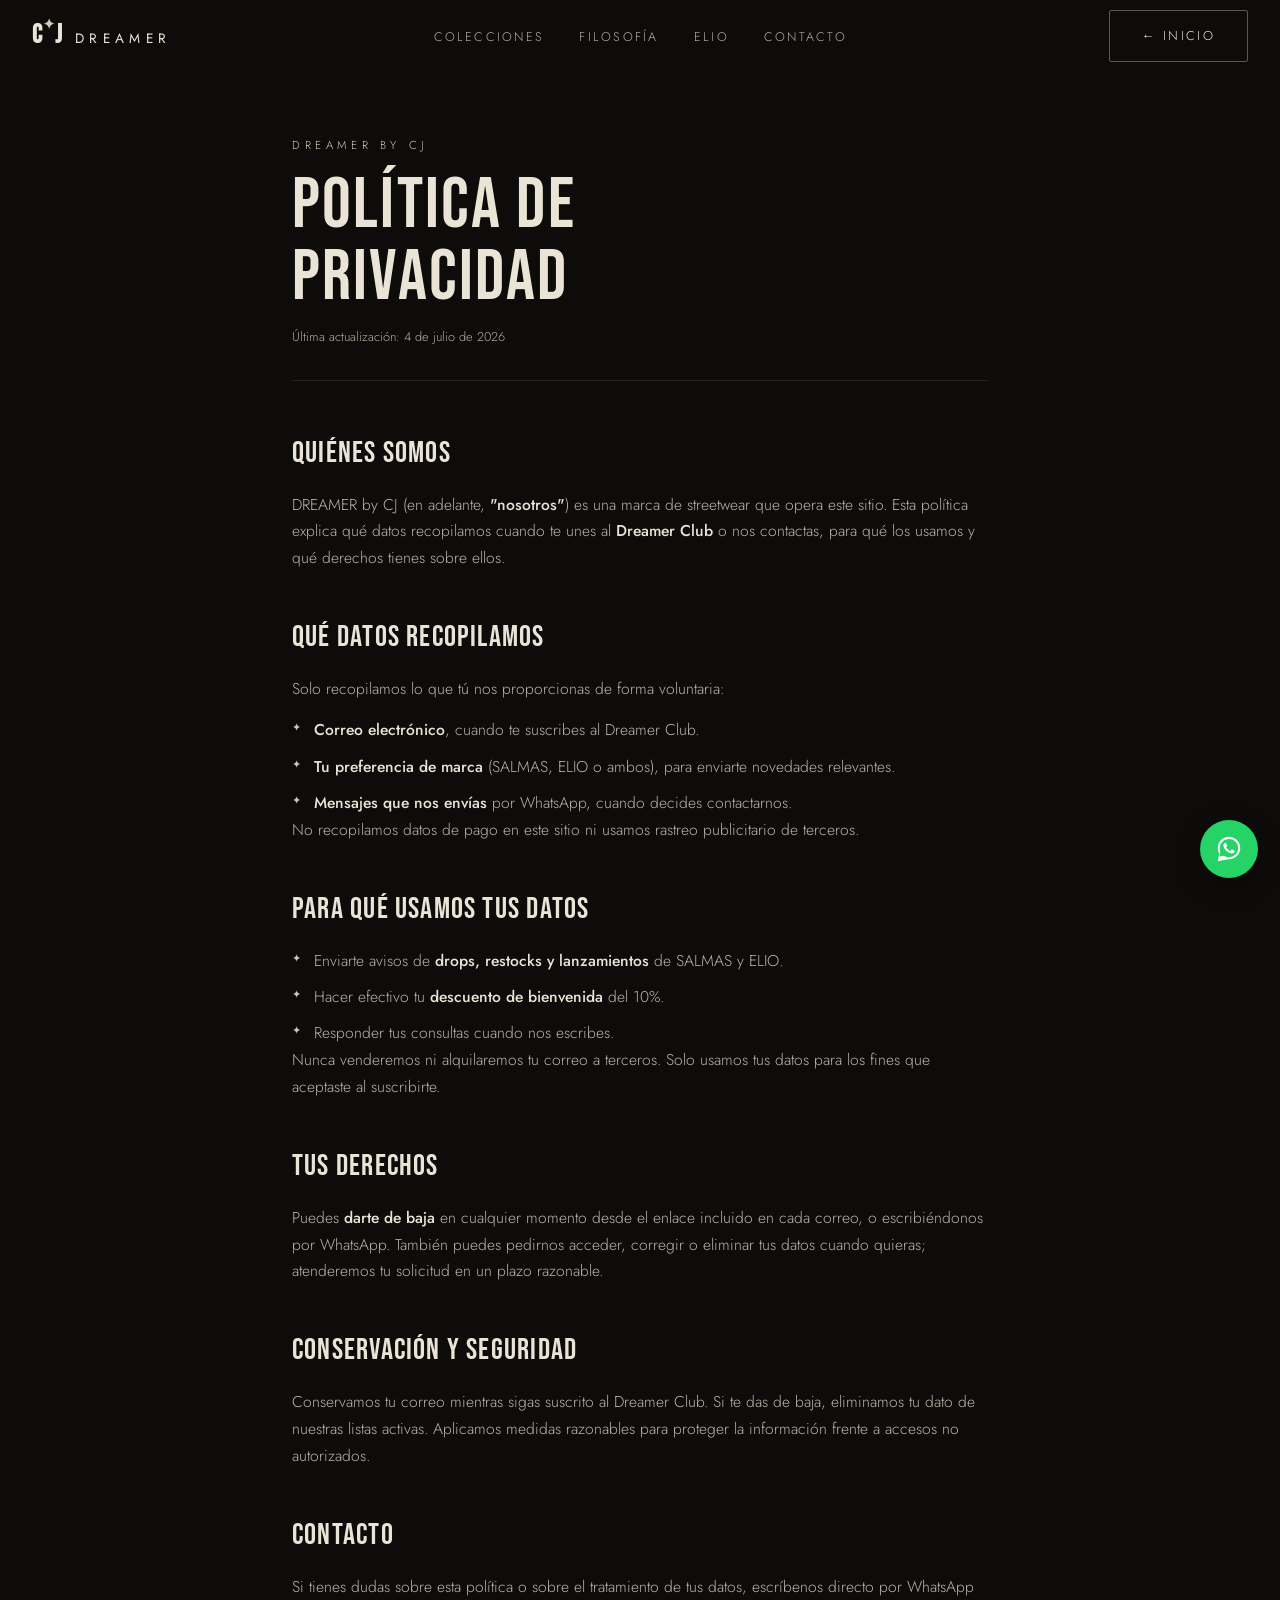
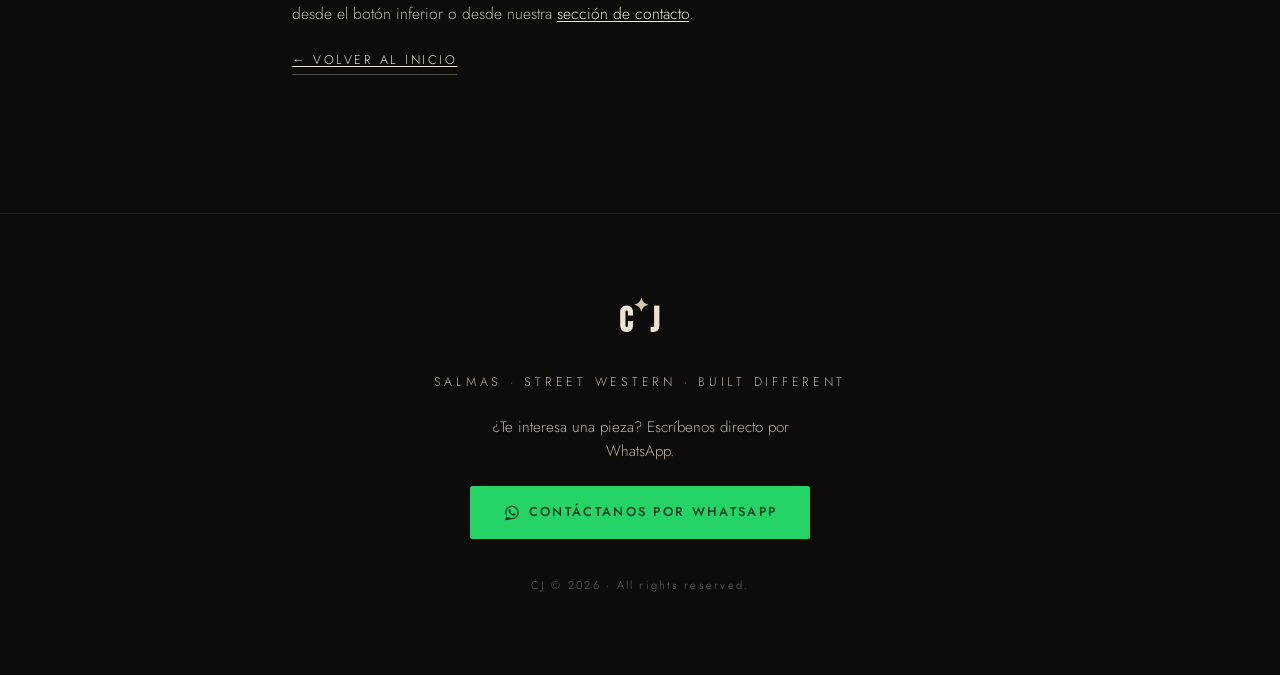
<file: pages/privacidad.html>
<!DOCTYPE html>
<html lang="es">
<head>
  <meta charset="UTF-8" />
  <meta name="viewport" content="width=device-width, initial-scale=1.0" />
  <meta name="description" content="Política de Privacidad de DREAMER by CJ — cómo tratamos tus datos al unirte al Dreamer Club." />
  <title>Política de Privacidad · DREAMER by CJ</title>

  <link rel="preconnect" href="https://fonts.googleapis.com" />
  <link rel="preconnect" href="https://fonts.gstatic.com" crossorigin />
  <link href="https://fonts.googleapis.com/css2?family=Bebas+Neue&family=Jost:wght@300;400;500&family=Montserrat:wght@500;700;800&display=swap" rel="stylesheet" />

  <link rel="stylesheet" href="../assets/css/style.css" />
</head>
<body>

  <!-- Pantalla de carga: estrella del logo (se oculta al cargar) -->
  <div class="page-loader" id="pageLoader" role="status" aria-label="Cargando">
    <span class="page-loader__star" aria-hidden="true">✦</span>
  </div>

  <!-- ============ HEADER ============ -->
  <header class="header is-scrolled" id="header">
    <nav class="nav">
      <a href="../index.html" class="brand" aria-label="DREAMER by CJ">
        <span class="brand__mark">C<span class="brand__star">✦</span>J</span>
        <span class="brand__name">DREAMER</span>
      </a>

      <ul class="nav__links">
        <li><a href="colecciones.html">Colecciones</a></li>
        <li><a href="../index.html#filosofia">Filosofía</a></li>
        <li><a href="elio.html">ELIO</a></li>
        <li><a href="../index.html#contacto">Contacto</a></li>
      </ul>

      <a href="../index.html" class="btn btn--ghost nav__cta">← Inicio</a>

      <button class="nav__toggle" id="navToggle" aria-label="Abrir menú"
              aria-expanded="false" aria-controls="mobileMenu">
        <span></span><span></span><span></span>
      </button>
    </nav>
  </header>

  <!-- ============ MENÚ MÓVIL (panel lateral) ============ -->
  <div class="mobile-menu" id="mobileMenu" aria-hidden="true">
    <div class="mobile-menu__panel">
      <ul class="mobile-menu__links">
        <li><a href="colecciones.html">Colecciones</a></li>
        <li><a href="../index.html#filosofia">Filosofía</a></li>
        <li><a href="elio.html">ELIO</a></li>
        <li><a href="../index.html#contacto">Contacto</a></li>
      </ul>
      <a class="btn btn--whatsapp mobile-menu__cta js-wa" target="_blank" rel="noopener">
        <span class="wa-icon" aria-hidden="true"></span> Escríbenos
      </a>
    </div>
  </div>

  <!-- ============ CONTENIDO LEGAL ============ -->
  <main class="legal reveal">
    <p class="legal__eyebrow">DREAMER by CJ</p>
    <h1 class="legal__title">Política de<br />Privacidad</h1>
    <p class="legal__updated">Última actualización: 4 de julio de 2026</p>

    <section class="legal__section">
      <h2>Quiénes somos</h2>
      <p>
        DREAMER by CJ (en adelante, <b>"nosotros"</b>) es una marca de streetwear
        que opera este sitio. Esta política explica qué datos recopilamos cuando
        te unes al <b>Dreamer Club</b> o nos contactas, para qué los usamos y qué
        derechos tienes sobre ellos.
      </p>
    </section>

    <section class="legal__section">
      <h2>Qué datos recopilamos</h2>
      <p>Solo recopilamos lo que tú nos proporcionas de forma voluntaria:</p>
      <ul>
        <li><b>Correo electrónico</b>, cuando te suscribes al Dreamer Club.</li>
        <li><b>Tu preferencia de marca</b> (SALMAS, ELIO o ambos), para enviarte novedades relevantes.</li>
        <li><b>Mensajes que nos envías</b> por WhatsApp, cuando decides contactarnos.</li>
      </ul>
      <p>
        No recopilamos datos de pago en este sitio ni usamos rastreo publicitario
        de terceros.
      </p>
    </section>

    <section class="legal__section">
      <h2>Para qué usamos tus datos</h2>
      <ul>
        <li>Enviarte avisos de <b>drops, restocks y lanzamientos</b> de SALMAS y ELIO.</li>
        <li>Hacer efectivo tu <b>descuento de bienvenida</b> del 10%.</li>
        <li>Responder tus consultas cuando nos escribes.</li>
      </ul>
      <p>
        Nunca venderemos ni alquilaremos tu correo a terceros. Solo usamos tus
        datos para los fines que aceptaste al suscribirte.
      </p>
    </section>

    <section class="legal__section">
      <h2>Tus derechos</h2>
      <p>
        Puedes <b>darte de baja</b> en cualquier momento desde el enlace incluido
        en cada correo, o escribiéndonos por WhatsApp. También puedes pedirnos
        acceder, corregir o eliminar tus datos cuando quieras; atenderemos tu
        solicitud en un plazo razonable.
      </p>
    </section>

    <section class="legal__section">
      <h2>Conservación y seguridad</h2>
      <p>
        Conservamos tu correo mientras sigas suscrito al Dreamer Club. Si te das
        de baja, eliminamos tu dato de nuestras listas activas. Aplicamos medidas
        razonables para proteger la información frente a accesos no autorizados.
      </p>
    </section>

    <section class="legal__section">
      <h2>Contacto</h2>
      <p>
        Si tienes dudas sobre esta política o sobre el tratamiento de tus datos,
        escríbenos directo por WhatsApp desde el botón inferior o desde nuestra
        <a href="../index.html#contacto">sección de contacto</a>.
      </p>
      <a class="legal__back" href="../index.html">← Volver al inicio</a>
    </section>
  </main>

  <!-- ============ FOOTER / CONTACTO ============ -->
  <footer class="footer" id="contacto">
    <div class="footer__inner reveal">
      <span class="brand__mark footer__mark">C<span class="brand__star">✦</span>J</span>
      <p class="footer__tagline">SALMAS · STREET WESTERN · BUILT DIFFERENT</p>
      <p class="footer__contact-text">¿Te interesa una pieza? Escríbenos directo por WhatsApp.</p>
      <a class="btn btn--whatsapp js-wa" target="_blank" rel="noopener">
        <span class="wa-icon" aria-hidden="true"></span> Contáctanos por WhatsApp
      </a>
      <p class="footer__legal">CJ © 2026 · All rights reserved.</p>
    </div>
  </footer>

  <!-- ============ BOTÓN FLOTANTE WHATSAPP ============ -->
  <a class="wa-float js-wa" target="_blank" rel="noopener" aria-label="Contactar por WhatsApp">
    <span class="wa-icon wa-icon--lg" aria-hidden="true"></span>
  </a>

  <!-- config.js lo genera el servidor con la config pública (ver server.js) -->
  <script src="../config.js"></script>
  <script src="../assets/js/script.js"></script>
</body>
</html>
</file>
<file: assets/css/style.css>
/* ============================================================
   SALMAS · by CJ — Street Western
   Hoja de estilos principal
   ============================================================ */

/* ---------- 1. VARIABLES DE MARCA ---------- */
:root {
  /* Paleta SALMAS */
  --cherry-oscuro: #3a1d23;
  --cherry-deep:   #2a141a;
  --negro-lavado:  #1a1714;
  --negro:         #0e0c0b;
  --mocha:         #3a2e26;
  --crema:         #e9e4d6;
  --oatmeal:       #d4c9b8;
  --texto-suave:   #b8ada0;

  /* Tipografías */
  --font-display: "Bebas Neue", "Oswald", "Arial Narrow", sans-serif;
  --font-ui:      "Jost", "Segoe UI", sans-serif;
  --font-elio:    "Montserrat", "Arial Black", sans-serif;

  /* Paleta ELIO (sub-marca deportiva) */
  --elio-black:   #000000;
  --elio-charcoal:#1f1f1f;
  --elio-steel:   #3a3a3a;
  --elio-ash:     #a0a0a0;
  --elio-bone:    #e8e6e1;

  /* Espaciado / capas */
  --header-h: 72px;
  --z-header: 1000;

  /* Velocidad global de animaciones (ajústala para acelerar/ralentizar) */
  --reveal-speed: 0.6s;  /* faster scroll reveal for snappier feel */
  --ease-soft: cubic-bezier(0.22, 1, 0.36, 1);
}

/* ---------- 2. RESET / BASE ---------- */
*,
*::before,
*::after { box-sizing: border-box; margin: 0; padding: 0; }

html { scroll-behavior: smooth; }

body {
  font-family: var(--font-ui);
  font-weight: 300;
  background: var(--negro);
  color: var(--crema);
  line-height: 1.6;
  overflow-x: hidden;
  -webkit-font-smoothing: antialiased;
}

a { color: inherit; text-decoration: none; }
ul { list-style: none; }
img { max-width: 100%; display: block; }

/* ---------- 3. UTILIDADES ---------- */
.btn {
  display: inline-flex;
  align-items: center;
  justify-content: center;
  gap: 0.5rem;
  font-family: var(--font-ui);
  font-size: 0.8rem;
  letter-spacing: 0.18em;
  text-transform: uppercase;
  padding: 0.95rem 2rem;
  border-radius: 2px;
  cursor: pointer;
  transition: background 0.3s ease-out, border-color 0.3s ease-out, color 0.3s ease-out,
              transform 0.18s var(--ease-soft);
  /* Área táctil cómoda en móvil */
  min-height: 48px;
}
/* Feedback de press: el botón "escucha" al usuario (válido en todos los dispositivos) */
.btn:active { transform: scale(0.97); }
/* Lift sutil solo en dispositivos con hover real (evita falsos positivos en táctil) */
@media (hover: hover) and (pointer: fine) {
  .btn:hover { transform: translateY(-2px); }
  .btn:active { transform: translateY(0) scale(0.97); }
}

.btn--solid {
  background: var(--crema);
  color: var(--negro);
  border: 1px solid var(--crema);
}
.btn--solid:hover { background: transparent; color: var(--crema); }

.btn--ghost {
  background: transparent;
  color: var(--crema);
  border: 1px solid rgba(233, 228, 214, 0.35);
}
.btn--ghost:hover { border-color: var(--crema); background: rgba(233, 228, 214, 0.06); }

/* Botón claro para la sección ELIO */
.btn--light {
  background: var(--elio-bone);
  color: var(--elio-black);
  border: 1px solid var(--elio-bone);
  font-family: var(--font-elio);
  font-weight: 700;
  letter-spacing: 0.2em;
}
.btn--light:hover { background: transparent; color: var(--elio-bone); }

/* ---------- 4. MARCA / LOGO CJ ---------- */
.brand__mark {
  font-family: var(--font-display);
  font-size: 1.6rem;
  font-weight: 600;
  letter-spacing: 0.05em;
  position: relative;
}
.brand__star {
  font-size: 0.55em;
  vertical-align: top;
  position: relative;
  top: -0.1em;
  margin: 0 -0.05em;
  color: var(--oatmeal);
  /* inline-block: requisito para que transform/rotate aplique */
  display: inline-block;
  transform-origin: center;
  /* Destello periódico y breve: casi siempre en reposo, brilla cada ciclo */
  animation: starTwinkle 5.5s ease-in-out infinite;
}
@keyframes starTwinkle {
  0%, 62%, 100% { transform: scale(1) rotate(0deg); opacity: 0.85; }
  74%           { transform: scale(1.45) rotate(45deg); opacity: 1; }
  86%           { transform: scale(1) rotate(90deg); opacity: 0.9; }
}
/* Giro rápido al pasar por el logo (refuerza la marca) */
@media (hover: hover) and (pointer: fine) {
  .brand:hover .brand__star { animation: starSpin 0.7s var(--ease-soft); }
}
@keyframes starSpin {
  from { transform: scale(1) rotate(0deg); }
  to   { transform: scale(1) rotate(180deg); }
}

/* ---------- 5. HEADER DINÁMICO ---------- */
.header {
  position: fixed;
  top: 0; left: 0;
  width: 100%;
  height: var(--header-h);
  z-index: var(--z-header);
  background: transparent;
  transition: background 0.5s var(--ease-soft), box-shadow 0.5s var(--ease-soft);
}
/* Clase añadida por JS al hacer scroll */
.header.is-scrolled {
  background: rgba(26, 23, 20, 0.92);          /* Negro Lavado sólido */
  backdrop-filter: blur(10px);
  box-shadow: 0 1px 0 rgba(233, 228, 214, 0.08);
}

.nav {
  max-width: 1280px;
  height: 100%;
  margin: 0 auto;
  padding: 0 2rem;
  display: flex;
  align-items: center;
  justify-content: space-between;
  gap: 1.5rem;
}

.brand { display: flex; align-items: baseline; gap: 0.7rem; }
.brand__name {
  font-family: var(--font-ui);
  font-size: 0.85rem;
  letter-spacing: 0.4em;
  font-weight: 400;
}

.nav__links { display: flex; gap: 2.2rem; }
.nav__links a {
  position: relative;
  font-size: 0.78rem;
  letter-spacing: 0.18em;
  text-transform: uppercase;
  color: var(--texto-suave);
  transition: color 0.3s ease;
}
.nav__links a:hover { color: var(--crema); }
/* Underline que se dibuja desde la izquierda al entrar y se retira por la derecha al salir */
.nav__links a::after {
  content: "";
  position: absolute;
  left: 0;
  bottom: -5px;
  width: 100%;
  height: 1px;
  background: var(--crema);
  transform: scaleX(0);
  transform-origin: right;
  transition: transform 0.35s var(--ease-soft);
}
.nav__links a:hover::after {
  transform: scaleX(1);
  transform-origin: left;
}

/* ---------- BOTÓN HAMBURGUESA ---------- */
.nav__toggle {
  display: none;                 /* oculto en escritorio (se activa en móvil) */
  flex-direction: column;
  justify-content: center;
  gap: 6px;
  width: 48px;                   /* área táctil cómoda */
  height: 48px;
  padding: 12px 10px;
  background: transparent;
  border: none;
  cursor: pointer;
  z-index: calc(var(--z-header) + 2);
}
.nav__toggle span {
  display: block;
  width: 100%;
  height: 2px;
  background: var(--crema);
  border-radius: 2px;
  /* Transición suave para la transformación a "X" */
  transition: transform 0.45s var(--ease-soft), opacity 0.35s var(--ease-soft);
}
/* Estado abierto: las barras forman una X */
.nav__toggle.is-open span:nth-child(1) { transform: translateY(8px) rotate(45deg); }
.nav__toggle.is-open span:nth-child(2) { opacity: 0; }
.nav__toggle.is-open span:nth-child(3) { transform: translateY(-8px) rotate(-45deg); }

/* ---------- MENÚ MÓVIL (PANEL LATERAL) ---------- */
/* Capa de fondo (backdrop): oscurece la página y cierra al tocar fuera */
.mobile-menu {
  position: fixed;
  inset: 0;
  z-index: calc(var(--z-header) + 1);
  background: rgba(10, 9, 8, 0);
  /* Estado cerrado */
  visibility: hidden;
  transition: background 0.5s var(--ease-soft),
              visibility 0s linear 0.5s;
}
/* Estado abierto: el backdrop se oscurece */
.mobile-menu.is-open {
  background: rgba(10, 9, 8, 0.6);
  visibility: visible;
  transition: background 0.5s var(--ease-soft), visibility 0s;
}

/* Panel que se desliza desde la derecha */
.mobile-menu__panel {
  position: absolute;
  top: 0; right: 0;
  width: min(82%, 340px);
  height: 100%;
  display: flex;
  flex-direction: column;
  justify-content: center;
  gap: 2.5rem;
  padding: 2rem 2.2rem;
  /* Vidrio esmerilado: translúcido + desenfoque del fondo */
  background: rgba(20, 17, 15, 0.55);
  -webkit-backdrop-filter: blur(20px) saturate(1.1);
          backdrop-filter: blur(20px) saturate(1.1);
  border-left: 1px solid rgba(233, 228, 214, 0.12);
  box-shadow: -20px 0 60px rgba(0, 0, 0, 0.45);
  /* Fuera de pantalla (a la derecha). Cambia translateX(-100%) para que entre por la izquierda */
  transform: translateX(100%);
  transition: transform 0.5s var(--ease-soft);
}
.mobile-menu.is-open .mobile-menu__panel { transform: translateX(0); }

.mobile-menu__links {
  display: flex;
  flex-direction: column;
  align-items: flex-start;
  gap: 1.6rem;
}
.mobile-menu__links a {
  font-family: var(--font-display);
  font-size: 1.9rem;
  letter-spacing: 0.05em;
  color: var(--crema);
  /* Cada link entra escalonado (efecto cascada) */
  opacity: 0;
  transform: translateX(20px);
  transition: opacity 0.5s var(--ease-soft), transform 0.5s var(--ease-soft);
}
/* Al abrir, revelamos los links uno tras otro */
.mobile-menu.is-open .mobile-menu__links a { opacity: 1; transform: translateX(0); }
.mobile-menu.is-open .mobile-menu__links li:nth-child(1) a { transition-delay: 0.18s; }
.mobile-menu.is-open .mobile-menu__links li:nth-child(2) a { transition-delay: 0.25s; }
.mobile-menu.is-open .mobile-menu__links li:nth-child(3) a { transition-delay: 0.32s; }
.mobile-menu.is-open .mobile-menu__links li:nth-child(4) a { transition-delay: 0.39s; }

.mobile-menu__cta {
  align-self: flex-start;
  opacity: 0;
  transform: translateX(20px);
  transition: opacity 0.5s var(--ease-soft), transform 0.5s var(--ease-soft);
}
.mobile-menu.is-open .mobile-menu__cta {
  opacity: 1;
  transform: translateX(0);
  transition-delay: 0.48s;
}

/* ---------- WHATSAPP: botones, ícono y botón flotante ---------- */
.btn--whatsapp {
  background: #25d366;
  color: #0a3d1f;
  border: 1px solid #25d366;
  font-weight: 500;
}
.btn--whatsapp:hover { background: #1ebe5a; border-color: #1ebe5a; color: #06301a; }

/* Ícono WhatsApp dibujado con máscara (hereda el color del texto) */
.wa-icon {
  display: inline-block;
  width: 18px;
  height: 18px;
  background-color: currentColor;
  -webkit-mask: url("data:image/svg+xml,%3Csvg xmlns='http://www.w3.org/2000/svg' viewBox='0 0 32 32'%3E%3Cpath d='M16.003 3C9.38 3 4 8.38 4 15c0 2.114.553 4.17 1.6 5.99L4 29l8.2-1.55A11.93 11.93 0 0 0 16.003 27C22.626 27 28 21.62 28 15S22.626 3 16.003 3zm0 21.8c-1.79 0-3.54-.48-5.07-1.39l-.36-.21-4.87.92.93-4.74-.24-.38A9.78 9.78 0 0 1 6.2 15c0-5.404 4.4-9.8 9.803-9.8 5.403 0 9.797 4.396 9.797 9.8s-4.394 9.8-9.797 9.8zm5.37-7.34c-.295-.147-1.745-.86-2.016-.96-.27-.098-.467-.147-.664.148-.196.295-.762.96-.934 1.156-.172.197-.344.222-.638.074-.295-.148-1.245-.459-2.372-1.463-.877-.782-1.47-1.748-1.642-2.043-.172-.295-.018-.454.13-.6.134-.133.295-.344.443-.516.148-.172.197-.295.295-.492.098-.197.05-.369-.025-.516-.074-.148-.664-1.6-.91-2.19-.24-.576-.484-.498-.664-.508l-.566-.01c-.197 0-.516.074-.787.369-.27.295-1.033 1.01-1.033 2.46 0 1.45 1.058 2.852 1.205 3.05.148.197 2.083 3.18 5.05 4.46.705.304 1.255.486 1.684.622.708.225 1.352.193 1.86.117.568-.085 1.745-.713 1.99-1.402.246-.689.246-1.279.172-1.402-.073-.123-.27-.197-.565-.344z'/%3E%3C/svg%3E") center/contain no-repeat;
          mask: url("data:image/svg+xml,%3Csvg xmlns='http://www.w3.org/2000/svg' viewBox='0 0 32 32'%3E%3Cpath d='M16.003 3C9.38 3 4 8.38 4 15c0 2.114.553 4.17 1.6 5.99L4 29l8.2-1.55A11.93 11.93 0 0 0 16.003 27C22.626 27 28 21.62 28 15S22.626 3 16.003 3zm0 21.8c-1.79 0-3.54-.48-5.07-1.39l-.36-.21-4.87.92.93-4.74-.24-.38A9.78 9.78 0 0 1 6.2 15c0-5.404 4.4-9.8 9.803-9.8 5.403 0 9.797 4.396 9.797 9.8s-4.394 9.8-9.797 9.8zm5.37-7.34c-.295-.147-1.745-.86-2.016-.96-.27-.098-.467-.147-.664.148-.196.295-.762.96-.934 1.156-.172.197-.344.222-.638.074-.295-.148-1.245-.459-2.372-1.463-.877-.782-1.47-1.748-1.642-2.043-.172-.295-.018-.454.13-.6.134-.133.295-.344.443-.516.148-.172.197-.295.295-.492.098-.197.05-.369-.025-.516-.074-.148-.664-1.6-.91-2.19-.24-.576-.484-.498-.664-.508l-.566-.01c-.197 0-.516.074-.787.369-.27.295-1.033 1.01-1.033 2.46 0 1.45 1.058 2.852 1.205 3.05.148.197 2.083 3.18 5.05 4.46.705.304 1.255.486 1.684.622.708.225 1.352.193 1.86.117.568-.085 1.745-.713 1.99-1.402.246-.689.246-1.279.172-1.402-.073-.123-.27-.197-.565-.344z'/%3E%3C/svg%3E") center/contain no-repeat;
}
.wa-icon--lg { width: 30px; height: 30px; }

/* Botón flotante fijo (esquina inferior derecha) */
.wa-float {
  position: fixed;
  right: 22px;
  bottom: 22px;
  z-index: 900;
  width: 58px;
  height: 58px;
  display: flex;
  align-items: center;
  justify-content: center;
  background: #25d366;
  color: #fff;
  border-radius: 50%;
  box-shadow: 0 8px 24px rgba(0, 0, 0, 0.35);
  transition: transform 0.35s ease-out, box-shadow 0.35s ease-out;
  /* Pulso suave para llamar la atención */
  animation: waFade 2.6s ease-in-out infinite;  /* subtle opacity instead of scale */
}
.wa-float:hover {
  transform: scale(1.08);
  box-shadow: 0 12px 30px rgba(37, 211, 102, 0.4);
}
@keyframes waFade {
  0%, 100% { opacity: 1; }
  50%      { opacity: 0.6; }
}

.footer__contact-text { color: var(--texto-suave); font-size: 0.95rem; max-width: 38ch; }

/* ---------- AVISO FLOTANTE (toast) para el rate limiting ---------- */
.toast {
  position: fixed;
  left: 50%;
  bottom: 30px;
  z-index: 1100;
  transform: translate(-50%, 20px);
  max-width: 90%;
  padding: 0.9rem 1.4rem;
  background: rgba(20, 17, 15, 0.96);
  color: var(--crema);
  border: 1px solid rgba(233, 228, 214, 0.18);
  border-radius: 6px;
  box-shadow: 0 12px 40px rgba(0, 0, 0, 0.5);
  font-size: 0.9rem;
  letter-spacing: 0.02em;
  text-align: center;
  /* Oculto por defecto */
  opacity: 0;
  visibility: hidden;
  transition: opacity 0.35s var(--ease-soft), transform 0.35s var(--ease-soft), visibility 0s linear 0.35s;
}
.toast.is-visible {
  opacity: 1;
  visibility: visible;
  transform: translate(-50%, 0);
  transition: opacity 0.35s var(--ease-soft), transform 0.35s var(--ease-soft), visibility 0s;
}

/* ---------- 6. HERO ---------- */
.hero {
  position: relative;
  min-height: 100vh;
  display: flex;
  align-items: center;
  justify-content: center;
  text-align: center;
  padding: var(--header-h) 1.5rem 4rem;
  overflow: hidden;
  background: linear-gradient(180deg, var(--negro-lavado) 0%, var(--negro) 100%);
}

/* Foto de fondo del hero (mockups Cherry) con velo oscuro para legibilidad */
.hero__bg {
  position: absolute;
  inset: 0;
  z-index: 0;
  background: url("../img/cherry-mockups.png") center/cover no-repeat;
  opacity: 0.28;
  filter: saturate(0.9);
  /* Sutil zoom continuo para dar vida al fondo */
  animation: heroDrift 24s ease-in-out infinite alternate;
}
/* Velo degradado encima de la foto */
.hero::after {
  content: "";
  position: absolute;
  inset: 0;
  z-index: 1;
  background:
    radial-gradient(120% 90% at 50% 0%, rgba(58, 29, 35, 0.45) 0%, transparent 60%),
    linear-gradient(180deg, rgba(14, 12, 11, 0.55) 0%, rgba(14, 12, 11, 0.9) 100%);
}
@keyframes heroDrift {
  from { transform: scale(1); }
  to   { transform: scale(1.12); }
}

.hero__inner { position: relative; z-index: 2; max-width: 820px; }
.hero__scroll { z-index: 2; }

/* ----------------------------------------------------------
   Entrada refinada del hero: además del desplazamiento del
   .reveal global, el texto entra desde un blur ligero. Esto
   da el "momento landing" — el contenido se enfoca al cargar.
   Se aplica al wrapper y a cada hijo para una cascada cohesiva.
---------------------------------------------------------- */
.hero .reveal {
  filter: blur(10px);
  transition: opacity var(--reveal-speed) var(--ease-soft),
              transform var(--reveal-speed) var(--ease-soft),
              filter var(--reveal-speed) var(--ease-soft);
}
.hero .reveal.is-visible { filter: blur(0); }

/* ----------------------------------------------------------
   6b. HERO DREAMER CLUB — editorial full-bleed
   Imagen cinematográfica NÍTIDA (sin velo/atenuación), con la
   información alineada a la izquierda al estilo lookbook moderno.
---------------------------------------------------------- */
.hero--dreamer {
  justify-content: flex-start;            /* bloque anclado a la izquierda */
  text-align: left;
  padding-left: clamp(1.5rem, 6vw, 6rem);
  padding-right: clamp(1.5rem, 6vw, 6rem);
}
/* Imagen a plena claridad — sin opacidad reducida ni desaturado */
.hero--dreamer .hero__bg {
  background-image: url("../img/dreamer-hero-cherry.png");
  background-position: center right;
  opacity: 1;
  filter: none;
}
/* Scrim lateral SOLO para legibilidad (gradiente suave, NO blur) */
.hero--dreamer::after {
  background: linear-gradient(90deg,
    rgba(10, 9, 8, 0.82) 0%,
    rgba(10, 9, 8, 0.5) 28%,
    rgba(10, 9, 8, 0.12) 55%,
    transparent 75%);
}
.hero--dreamer .hero__inner { max-width: 600px; margin: 0; }

.hero--dreamer .hero__eyebrow { color: var(--oatmeal); margin-bottom: 1.1rem; }

/* Título poster grande */
.hero--dreamer .hero__title {
  font-size: clamp(3.5rem, 12vw, 7.5rem);
  line-height: 0.84;
  letter-spacing: 0.02em;
  margin-bottom: 1.4rem;
  text-shadow: 0 2px 40px rgba(0, 0, 0, 0.55);
}

/* Tagline */
.hero__tagline {
  font-size: clamp(0.95rem, 2.2vw, 1.1rem);
  letter-spacing: 0.08em;
  text-transform: uppercase;
  color: var(--texto-suave);
  line-height: 1.6;
  margin-bottom: 2.4rem;
}

/* CTA tipo link subrayado con flecha que se desplaza en hover */
.hero__cta {
  display: inline-flex;
  align-items: center;
  gap: 0.6rem;
  font-size: 0.8rem;
  letter-spacing: 0.25em;
  text-transform: uppercase;
  color: var(--crema);
  padding-bottom: 8px;
  border-bottom: 1px solid var(--crema);
  transition: gap 0.3s var(--ease-soft), color 0.3s ease, border-color 0.3s ease;
}
.hero__cta-arrow { transition: transform 0.3s var(--ease-soft); }
@media (hover: hover) and (pointer: fine) {
  .hero__cta:hover { gap: 0.9rem; }
  .hero__cta:hover .hero__cta-arrow { transform: translateX(4px); }
}

/* --- DREAMER CLUB en móvil: enfoca la playera, scrim vertical --- */
@media (max-width: 768px) {
  .hero--dreamer { padding-left: 1.5rem; padding-right: 1.5rem; }
  .hero--dreamer .hero__bg { background-position: center; }
  .hero--dreamer::after {
    background: linear-gradient(180deg,
      rgba(10, 9, 8, 0.5) 0%,
      rgba(10, 9, 8, 0.32) 38%,
      rgba(10, 9, 8, 0.85) 100%);
  }
  .hero--dreamer .hero__inner { max-width: 100%; }
}

.hero__eyebrow {
  font-size: 0.8rem;
  letter-spacing: 0.4em;
  text-transform: uppercase;
  color: var(--oatmeal);
  margin-bottom: 1.5rem;
}

.hero__title {
  font-family: var(--font-display);
  font-weight: 400;
  /* clamp evita que el título se corte en pantallas pequeñas */
  font-size: clamp(4.5rem, 17vw, 8rem);
  letter-spacing: 0.07em;
  line-height: 0.9;
  margin-bottom: 1.5rem;
  text-wrap: balance;
}

.hero__subtitle {
  font-size: clamp(0.95rem, 2.5vw, 1.15rem);
  color: var(--texto-suave);
  max-width: 540px;
  margin: 0 auto 2.5rem;
}

.hero__actions {
  display: flex;
  gap: 1rem;
  justify-content: center;
  flex-wrap: wrap;
}

.hero__scroll {
  position: absolute;
  bottom: 2rem;
  left: 50%;
  transform: translateX(-50%);
  display: flex;
  flex-direction: column;
  align-items: center;
  gap: 0.6rem;
  font-size: 0.65rem;
  letter-spacing: 0.3em;
  color: var(--texto-suave);
}
.hero__scroll-line {
  width: 1px; height: 32px;
  background: linear-gradient(var(--oatmeal), transparent);
  transform-origin: top;        /* la línea se dibuja desde arriba hacia abajo */
  animation: scrollPulse 2.2s var(--ease-soft) infinite;
}
@keyframes scrollPulse {
  0%       { opacity: 0;   transform: scaleY(0.3); }
  45%      { opacity: 1;   transform: scaleY(1); }
  100%     { opacity: 0;   transform: scaleY(1); }
}

/* ---------- 7. ENCABEZADO DE SECCIÓN ---------- */
.section-head { text-align: center; margin-bottom: 4rem; }
.section-head__eyebrow {
  font-size: clamp(0.85rem, 2vw, 1rem);
  letter-spacing: 0.35em;
  text-transform: uppercase;
  color: var(--cherry-oscuro);
  font-weight: 500;
  margin-bottom: 1rem;
}
.section-head__title {
  font-family: var(--font-display);
  font-weight: 400;
  font-size: clamp(3rem, 9vw, 5.5rem);
  letter-spacing: 0.03em;
  line-height: 1;
  text-wrap: balance;
}

/* ---------- 8. COLECCIONES (GRID) ---------- */
.collections {
  max-width: 1280px;
  margin: 0 auto;
  padding: 7rem 2rem;
}

/* Columna única tipo editorial: cada colección es una fila banner */
.grid {
  display: grid;
  grid-template-columns: 1fr;
  gap: 1.5rem;
}

/* ---------- 9. TARJETA DE COLECCIÓN + HOVER PREMIUM ---------- */
.card {
  display: block;            /* es un <a>: lo forzamos a bloque */
  position: relative;
  min-height: 340px;
  border: 1px solid transparent;   /* reservado para el accent en hover */
  border-radius: 4px;
  overflow: hidden;
  cursor: pointer;
  isolation: isolate;
  transition: transform 0.35s ease-out, border-color 0.35s ease-out;
}

/* Imagen de fondo (recorte real de cada colección desde el board) */
.card__media {
  position: absolute;
  inset: 0;
  z-index: -2;
  background-size: cover;
  background-position: center;
  background-repeat: no-repeat;
  /* Zoom lento y premium (drift) — más largo que el lift para que la imagen
     siga desplazándose después de que la tarjeta ya se asentó */
  transition: transform 0.6s var(--ease-soft);
}
/* Una imagen por colección */
.card--c1 .card__media { background-image: url("../img/col-01-dark-bloom.png"); }
.card--c2 .card__media { background-image: url("../img/col-02-tokyo-dreams.png"); }
.card--c3 .card__media { background-image: url("../img/col-03-broken-cherry.png"); }
.card--c4 .card__media { background-image: url("../img/col-04-metal-heart.png"); }
.card--c5 .card__media { background-image: url("../img/col-05-japandi-essence.png"); }
.card--c6 .card__media { background-image: url("../img/elio-tops.png"); background-color: var(--elio-black); }

.card__overlay {
  position: absolute;
  inset: 0;
  z-index: -1;
  /* Velo lateral: oscurece la izquierda para que el texto se lea sobre la foto */
  background: linear-gradient(90deg, rgba(14, 12, 11, 0.92) 0%, rgba(14, 12, 11, 0.55) 38%, rgba(14, 12, 11, 0.15) 70%, transparent 100%);
  transition: opacity 0.6s var(--ease-soft);
}

.card__content {
  position: absolute;
  left: 0; top: 0;
  height: 100%;
  width: 100%;
  max-width: 560px;
  padding: 2.5rem 3rem;
  display: flex;
  flex-direction: column;
  align-items: flex-start;
  justify-content: center;
  gap: 0.5rem;
}

.card__index {
  font-family: var(--font-display);
  font-size: clamp(2.2rem, 5vw, 3.4rem);
  color: var(--cherry-oscuro);
  letter-spacing: 0.06em;
  line-height: 0.9;
  -webkit-text-stroke: 1px var(--oatmeal);
}
.card__title {
  font-family: var(--font-display);
  font-weight: 400;
  font-size: clamp(2.1rem, 5.5vw, 3.4rem);
  letter-spacing: 0.04em;
  line-height: 0.95;
}

/* Descripción y enlace: ocultos hasta el hover */
.card__desc,
.card__link {
  opacity: 0;
  transform: translateY(12px);
  transition: opacity 0.5s var(--ease-soft), transform 0.5s var(--ease-soft);
}
.card__desc {
  font-size: 0.92rem;
  color: var(--texto-suave);
  max-width: 36ch;
}
.card__link {
  font-size: 0.78rem;
  letter-spacing: 0.2em;
  text-transform: uppercase;
  color: var(--crema);
  margin-top: 0.4rem;
  transition-delay: 0.05s;
}

/* --- Estados HOVER (efecto premium) --- */
.card:hover {
  transform: translateY(-8px);
  border-color: rgba(233, 228, 214, 0.45);   /* accent crema en el borde */
}
.card:hover .card__overlay { opacity: 1; }
/* La imagen hace zoom dentro del marco (overflow:hidden la recorta) */
.card:hover .card__media { transform: scale(1.06); }
.card:hover .card__desc,
.card:hover .card__link {
  opacity: 1;
  transform: translateY(0);
}
/* Feedback de press: la tarjeta baja un poco al tocarla, confirmando el clic */
.card:active {
  transform: translateY(-2px) scale(0.995);
  transition-duration: 0.12s;
}

/* ----------------------------------------------------------
   8b. COLECCIONES — REDISEÑO EDITORIAL PREMIUM
   Header compacto + grid con ritmo: dos "features" full-width
   enmarcan dos pares. El producto es el protagonista: imágenes
   grandes, poco velo, texto que acompaña (no compite).
   Referencias: Represent, Fear of God, Rhude.
---------------------------------------------------------- */
.collections-intro {
  max-width: 1280px;
  margin: 0 auto;
  /* Espacio para el header fijo + aire editorial generoso */
  padding: calc(var(--header-h) + 5rem) 2rem 3.5rem;
  text-align: center;
}
.collections-intro__eyebrow {
  font-size: 0.78rem;
  letter-spacing: 0.4em;
  text-transform: uppercase;
  color: var(--oatmeal);
  margin-bottom: 1.1rem;
}
.collections-intro__title {
  font-family: var(--font-display);
  font-weight: 400;
  /* Reducido drásticamente vs. el hero anterior (era hasta 8rem) */
  font-size: clamp(2.2rem, 5vw, 3.6rem);
  line-height: 1;
  letter-spacing: 0.02em;
  color: var(--crema);
  text-wrap: balance;
}
.collections-intro__lead {
  margin: 1.2rem auto 0;
  max-width: 46ch;
  color: var(--texto-suave);
  font-size: 1rem;
  letter-spacing: 0.02em;
}

/* Grid de 4 columnas: dos features full-width enmarcan una fila de 4 cards
   compactas. Tamaño contenido y estético, sin perder el ritmo editorial. */
.editorial {
  max-width: 1200px;
  margin: 0 auto;
  padding: 1rem 2rem 7rem;
  display: grid;
  grid-template-columns: repeat(4, 1fr);
  gap: clamp(1.4rem, 2.2vw, 2rem) clamp(0.9rem, 1.5vw, 1.3rem);
}

/* Tarjeta editorial: el enlace completo es el área táctil */
.ec {
  display: block;
  color: inherit;
  -webkit-tap-highlight-color: transparent;
}
.ec__media {
  position: relative;
  overflow: hidden;
  border-radius: 10px;
  aspect-ratio: 4 / 5;                 /* portrait premium */
  background: var(--negro-lavado);
  border: 1px solid rgba(233, 228, 214, 0.1);
}
.ec__img {
  width: 100%;
  height: 100%;
  object-fit: cover;
  display: block;
  /* Poco velo: la prenda se ve. Zoom lento y elegante en hover */
  filter: saturate(1) brightness(0.97);
  transition: transform 0.7s var(--ease-soft), filter 0.7s var(--ease-soft);
}

/* Texto BAJO la imagen (lookbook): no oscurece la prenda */
.ec__body { padding: 0.85rem 0.15rem 0; }
.ec__row { display: flex; align-items: baseline; gap: 0.55rem; }
.ec__index {
  font-family: var(--font-ui);
  font-size: 0.66rem;
  letter-spacing: 0.22em;
  color: var(--oatmeal);
}
.ec__name {
  font-family: var(--font-display);
  font-weight: 400;
  font-size: clamp(1.1rem, 1.6vw, 1.45rem);
  letter-spacing: 0.04em;
  line-height: 1;
  color: var(--crema);
}
.ec__desc {
  margin-top: 0.4rem;
  color: var(--texto-suave);
  font-size: 0.82rem;
  line-height: 1.5;
  max-width: 32ch;
}
.ec__cta {
  display: inline-flex;
  align-items: center;
  gap: 0.45rem;
  margin-top: 0.75rem;
  font-size: 0.66rem;
  letter-spacing: 0.2em;
  text-transform: uppercase;
  color: var(--crema);
  padding-bottom: 4px;
  border-bottom: 1px solid rgba(233, 228, 214, 0.4);
  transition: gap 0.3s var(--ease-soft), border-color 0.3s ease;
}
.ec__cta-arrow { transition: transform 0.3s var(--ease-soft); }

/* Feature full-width: banda cinematográfica (más baja que antes) */
.ec--feature { grid-column: 1 / -1; }
.ec--feature .ec__media { aspect-ratio: 16 / 6; }
.ec--feature .ec__overlay {
  position: absolute;
  inset: 0;
  z-index: 1;
  /* Velo lateral + inferior SUAVE solo para legibilidad; centro despejado */
  background:
    linear-gradient(90deg, rgba(10, 9, 8, 0.72) 0%, rgba(10, 9, 8, 0.3) 42%, transparent 72%),
    linear-gradient(0deg, rgba(10, 9, 8, 0.5) 0%, transparent 38%);
}
.ec--feature .ec__body {
  position: absolute;
  left: 0;
  bottom: 0;
  z-index: 2;
  max-width: 540px;
  padding: clamp(1.3rem, 3.5vw, 2.6rem);
}
.ec--feature .ec__name { font-size: clamp(1.9rem, 4.5vw, 3.2rem); }
.ec--feature .ec__desc { color: rgba(233, 228, 214, 0.82); max-width: 42ch; }

/* Hover elegante: zoom suave + CTA que respira */
@media (hover: hover) and (pointer: fine) {
  .ec:hover .ec__img { transform: scale(1.05); filter: saturate(1.06) brightness(1.02); }
  .ec:hover .ec__cta { gap: 0.65rem; border-color: var(--crema); }
  .ec:hover .ec__cta-arrow { transform: translateX(4px); }
}
.ec:active .ec__img { transform: scale(1.02); transition-duration: 0.2s; }

/* Tablet: 2 columnas (la fila de 4 pasa a 2x2) · Móvil: 1 columna */
@media (max-width: 980px) {
  .editorial { grid-template-columns: repeat(2, 1fr); }
  .ec--feature .ec__media { aspect-ratio: 16 / 9; }
  .ec__name { font-size: clamp(1.2rem, 2.4vw, 1.6rem); }
}
@media (max-width: 560px) {
  .editorial { grid-template-columns: 1fr; gap: 1.8rem; }
  .ec--feature .ec__media { aspect-ratio: 1 / 1; }
  .ec--feature .ec__name { font-size: clamp(2rem, 9vw, 2.8rem); }
}

/* Reduced motion: sin zoom de imagen */
@media (prefers-reduced-motion: reduce) {
  .ec__img { transition: none; }
  .ec:hover .ec__img, .ec:active .ec__img { transform: none; }
}

/* ----------------------------------------------------------
   PANTALLA DE CARGA — estrella del logo
   Overlay full-screen que se muestra al abrir/navegar y se
   oculta vía JS al cargar (el contenido vive debajo, no se gatea).
---------------------------------------------------------- */
.page-loader {
  position: fixed;
  inset: 0;
  z-index: 3000;
  display: flex;
  align-items: center;
  justify-content: center;
  background: var(--negro);
  opacity: 1;
  visibility: visible;
  transition: opacity 0.5s var(--ease-soft), visibility 0s linear 0s;
}
.page-loader.is-hidden {
  opacity: 0;
  visibility: hidden;
  transition: opacity 0.5s var(--ease-soft), visibility 0s linear 0.5s;
}
.page-loader__star {
  font-family: var(--font-display);
  font-size: clamp(2.6rem, 7vw, 3.6rem);
  line-height: 1;
  color: var(--oatmeal);
  /* Giro + latido suave: la firma de la marca cargando */
  animation: loaderStar 1.15s ease-in-out infinite;
}
@keyframes loaderStar {
  0%   { transform: scale(0.7) rotate(0deg);    opacity: 0.35; }
  50%  { transform: scale(1.2)  rotate(180deg); opacity: 1; }
  100% { transform: scale(0.7) rotate(360deg); opacity: 0.35; }
}
@media (prefers-reduced-motion: reduce) {
  .page-loader__star { animation: none; opacity: 1; }
}

/* ----------------------------------------------------------
   MODAL — ÚNETE AL DREAMER CLUB (captación / newsletter)
   Aparece una vez por sesión al entrar al home. Paleta cherry.
---------------------------------------------------------- */
.club-modal {
  position: fixed;
  inset: 0;
  z-index: 2500;
  display: flex;
  align-items: center;
  justify-content: center;
  padding: 1.2rem;
  opacity: 0;
  visibility: hidden;
  transition: opacity 0.4s var(--ease-soft), visibility 0s linear 0.4s;
}
.club-modal.is-open {
  opacity: 1;
  visibility: visible;
  transition: opacity 0.4s var(--ease-soft);
}
.club-modal__backdrop {
  position: absolute;
  inset: 0;
  background: rgba(10, 9, 8, 0.82);
  -webkit-backdrop-filter: blur(6px);
          backdrop-filter: blur(6px);
}
.club-modal__panel {
  position: relative;
  z-index: 1;
  display: flex;
  width: min(92vw, 880px);
  max-height: 92vh;
  overflow: hidden;
  border-radius: 10px;
  background: var(--negro-lavado);
  border: 1px solid rgba(233, 228, 214, 0.12);
  box-shadow: 0 40px 100px rgba(0, 0, 0, 0.6);
  /* Entrada */
  transform: translateY(16px) scale(0.98);
  opacity: 0;
  transition: transform 0.5s var(--ease-soft), opacity 0.5s var(--ease-soft);
}
.club-modal.is-open .club-modal__panel { transform: none; opacity: 1; }

.club-modal__media { flex: 0 0 44%; position: relative; background: var(--negro); }
.club-modal__media img { width: 100%; height: 100%; object-fit: cover; display: block; }

.club-modal__content {
  flex: 1;
  min-width: 0;
  padding: clamp(1.6rem, 3vw, 2.6rem);
  background: linear-gradient(160deg, var(--cherry-oscuro) 0%, var(--negro-lavado) 72%);
  overflow-y: auto;
  position: relative;
}
.club-modal__close {
  position: absolute;
  top: 0.8rem; right: 0.9rem;
  width: 40px; height: 40px;
  display: flex; align-items: center; justify-content: center;
  background: transparent; border: none; cursor: pointer;
  color: var(--texto-suave); font-size: 1.05rem;
  transition: color 0.25s ease, transform 0.3s var(--ease-soft);
}
.club-modal__close:hover { color: var(--crema); transform: rotate(90deg); }

.club-modal__eyebrow {
  font-size: 0.64rem; letter-spacing: 0.3em; text-transform: uppercase;
  color: var(--oatmeal); margin-bottom: 0.7rem;
}
.club-modal__mark {
  display: inline-block; font-family: var(--font-display);
  font-size: 1.05rem; letter-spacing: 0.12em; color: var(--crema);
  margin-bottom: 1.1rem;
}
.club-modal__title {
  font-family: var(--font-display); font-weight: 400;
  font-size: clamp(2.1rem, 4.5vw, 3rem); line-height: 0.95;
  letter-spacing: 0.03em; color: var(--crema); margin-bottom: 0.9rem;
}
.club-modal__text {
  color: var(--texto-suave); font-size: 0.92rem; line-height: 1.55;
  max-width: 42ch; margin-bottom: 1.4rem;
}
.club-modal__text b { color: var(--crema); font-weight: 500; }

/* Chips de interés */
.club-form__choices { display: flex; gap: 0.5rem; margin-bottom: 1rem; flex-wrap: wrap; }
.club-chip {
  position: relative;
  display: inline-flex; align-items: center;
  padding: 0.45rem 0.95rem; border-radius: 100px; cursor: pointer;
  font-size: 0.7rem; letter-spacing: 0.12em; text-transform: uppercase;
  color: var(--texto-suave);
  border: 1px solid rgba(233, 228, 214, 0.22);
  transition: border-color 0.25s ease, color 0.25s ease, background 0.25s ease;
}
.club-chip input { position: absolute; opacity: 0; width: 0; height: 0; }
.club-chip:has(input:checked) {
  color: var(--negro); background: var(--crema); border-color: var(--crema);
}

/* Email */
.club-form__email {
  width: 100%;
  padding: 0.95rem 1rem;
  margin-bottom: 1rem;
  background: rgba(233, 228, 214, 0.06);
  border: 1px solid rgba(233, 228, 214, 0.2);
  border-radius: 4px;
  color: var(--crema);
  font-family: var(--font-ui);
  font-size: 0.95rem;
  transition: border-color 0.25s ease, background 0.25s ease;
}
.club-form__email::placeholder { color: var(--texto-suave); }
.club-form__email:focus {
  outline: none;
  border-color: var(--crema);
  background: rgba(233, 228, 214, 0.1);
}

/* Consentimiento */
.club-form__consent {
  display: flex; gap: 0.6rem; align-items: flex-start;
  font-size: 0.76rem; line-height: 1.45; color: var(--texto-suave);
  margin-bottom: 1rem; cursor: pointer;
}
.club-form__consent input {
  margin-top: 0.15rem; flex: 0 0 auto; width: 16px; height: 16px;
  accent-color: var(--cherry-oscuro);
}
.club-form__pp { color: var(--crema); text-decoration: underline; text-underline-offset: 2px; }

.club-form__error { color: #e69ca0; font-size: 0.78rem; margin-bottom: 0.8rem; }
.club-form__submit { width: 100%; }

.club-modal__skip {
  margin-top: 1rem; text-align: center; cursor: pointer;
  font-size: 0.7rem; letter-spacing: 0.1em; text-transform: uppercase;
  color: var(--texto-suave); transition: color 0.25s ease;
}
.club-modal__skip:hover { color: var(--crema); }

/* Estado de éxito */
.club-modal__success-star {
  display: inline-block; font-family: var(--font-display);
  font-size: 2.4rem; color: var(--oatmeal); margin-bottom: 0.5rem;
  animation: starTwinkle 5.5s ease-in-out infinite;
}
.club-modal__success .btn--whatsapp { margin-top: 0.4rem; }

/* Móvil: bottom sheet — el panel se ancla abajo, sube deslizándose y
   NO tapa toda la pantalla (deja ver el sitio detrás). Más compacto:
   ocultamos la imagen grande y priorizamos el contenido. */
@media (max-width: 720px) {
  /* Contenedor: pega el panel al borde inferior, sin padding */
  .club-modal { align-items: flex-end; padding: 0; }

  .club-modal__panel {
    flex-direction: column;
    width: 100%;
    max-height: 82vh;                 /* deja ~18vh del sitio visible arriba */
    border-radius: 18px 18px 0 0;     /* esquinas redondeadas solo arriba */
    /* Entrada: se desliza desde abajo (no fade+scale) */
    opacity: 1;
    transform: translateY(100%);
    transition: transform 0.4s var(--ease-soft);
  }
  .club-modal.is-open .club-modal__panel { transform: translateY(0); }

  /* Asa superior (affordance de "arrastrable", estética bottom sheet) */
  .club-modal__panel::before {
    content: "";
    position: absolute;
    top: 9px; left: 50%;
    width: 40px; height: 4px;
    margin-left: -20px;
    border-radius: 100px;
    background: rgba(233, 228, 214, 0.3);
    z-index: 2;
  }

  /* Compacto: sin la imagen grande en móvil */
  .club-modal__media { display: none; }

  .club-modal__content { padding: 2rem 1.3rem 1.7rem; }

  /* Tipografía y espaciado un poco más ajustados para el sheet */
  .club-modal__title { font-size: clamp(1.8rem, 8vw, 2.2rem); }
  .club-modal__text { margin-bottom: 1rem; }
  .club-modal__mark { margin-bottom: 0.8rem; }
}

@media (prefers-reduced-motion: reduce) {
  .club-modal__panel { transition: opacity 0.3s ease; transform: none; }
  .club-modal__success-star { animation: none; }
}
/* Reduced motion en móvil: aparece sin deslizar, pero manteniendo la
   posición de bottom sheet (no volvemos a centrarlo) */
@media (max-width: 720px) and (prefers-reduced-motion: reduce) {
  .club-modal__panel { transform: translateY(0); }
}

/* ----------------------------------------------------------
   9b. SHOWCASE — carrusel/marquee de productos (presentación)
   Banda continua que se desliza sola en loop sin costuras.
   Movimiento constante → easing linear. Pausa en hover.
---------------------------------------------------------- */
.showcase {
  padding: 7rem 0 6rem;
  background: var(--negro);
  overflow: hidden;
  border-top: 1px solid rgba(233, 228, 214, 0.08);
}
.showcase .section-head {
  margin-bottom: 5rem;
  padding: 0 2rem;
}

/* Contenedor con fade en los bordes + perspective para 3D */
.marquee {
  position: relative;
  width: 100%;
  overflow: hidden;
  perspective: 1200px;
  -webkit-mask-image: linear-gradient(90deg, transparent 0, #000 8%, #000 92%, transparent 100%);
          mask-image: linear-gradient(90deg, transparent 0, #000 8%, #000 92%, transparent 100%);
}

/* Pista: dos sets idénticos; al trasladar -50% el set 2 cae justo donde
   empezaba el set 1 → loop perfecto. Usamos margin-right (no gap). */
.marquee__track {
  display: flex;
  width: max-content;
  animation: marqueeScroll 32s linear infinite;
  will-change: transform;
  gap: 1rem;
}
@keyframes marqueeScroll {
  to { transform: translateX(-50%); }
}

/* Card con diseño moderno: portrait aspect ratio, overlays, efectos 3D */
.marquee__item {
  flex: 0 0 auto;
  position: relative;
  width: clamp(180px, 20vw, 280px);
  height: clamp(260px, 32vw, 420px);
  border-radius: 12px;
  overflow: hidden;
  border: 1px solid rgba(233, 228, 214, 0.15);
  transition: transform 0.4s var(--ease-soft), box-shadow 0.4s var(--ease-soft), border-color 0.4s var(--ease-soft);
  /* baseline: sin lifr, con sombra sutil */
  box-shadow: 0 8px 32px rgba(0, 0, 0, 0.4), inset 0 1px 0 rgba(233, 228, 214, 0.1);
  /* Stagger animation en carga (se llena desde JS) */
  animation: itemReveal 0.6s var(--ease-soft) backwards;
}

@keyframes itemReveal {
  from { opacity: 0; transform: translateY(20px) scale(0.95); }
  to { opacity: 1; transform: translateY(0) scale(1); }
}

.marquee__item img {
  position: absolute;
  inset: 0;
  width: 100%;
  height: 100%;
  object-fit: cover;
  display: block;
  filter: saturate(1) brightness(0.92);
  /* El parallax/scale se aplica inline desde JS; el reposo vuelve suave */
  transition: transform 0.5s var(--ease-soft), filter 0.5s var(--ease-soft);
  transform-origin: center;
  z-index: 1;
}

/* Overlay: gradiente cinematográfico para legibilidad de labels */
.marquee__overlay {
  position: absolute;
  inset: 0;
  z-index: 2;
  background: linear-gradient(180deg,
    rgba(10, 9, 8, 0) 0%,
    rgba(10, 9, 8, 0.1) 45%,
    rgba(10, 9, 8, 0.65) 78%,
    rgba(10, 9, 8, 0.92) 100%);
  transition: opacity 0.45s var(--ease-soft);
  opacity: 1;
}

/* Glare: brillo radial que sigue al cursor (se posiciona vía --mx/--my en JS) */
.marquee__item::after {
  content: "";
  position: absolute;
  inset: 0;
  z-index: 3;
  border-radius: inherit;
  background: radial-gradient(circle at var(--mx, 50%) var(--my, 50%),
    rgba(233, 228, 214, 0.16) 0%, transparent 42%);
  opacity: 0;
  pointer-events: none;
  transition: opacity 0.4s var(--ease-soft);
}

/* Label de colección: jerarquía tipográfica (número + nombre + CTA) */
.marquee__label {
  position: absolute;
  bottom: 0;
  left: 0;
  right: 0;
  z-index: 4;
  display: flex;
  flex-direction: column;
  gap: 0.15rem;
  padding: 1.1rem 1.2rem;
  transition: transform 0.45s var(--ease-soft);
  transform: translateY(6px);
}
.marquee__num {
  font-family: var(--font-display);
  font-size: clamp(1.4rem, 3.4vw, 2rem);
  line-height: 0.9;
  letter-spacing: 0.04em;
  color: var(--oatmeal);
  -webkit-text-stroke: 0.5px rgba(58, 29, 35, 0.9);
}
.marquee__name {
  font-family: var(--font-display);
  font-size: clamp(0.85rem, 2.2vw, 1.1rem);
  letter-spacing: 0.12em;
  text-transform: uppercase;
  color: var(--crema);
  line-height: 1;
}
.marquee__cta {
  font-family: var(--font-ui);
  font-size: 0.66rem;
  letter-spacing: 0.22em;
  text-transform: uppercase;
  color: var(--texto-suave);
  margin-top: 0.35rem;
  /* Oculto por defecto; se revela en hover */
  opacity: 0;
  transform: translateY(8px);
  transition: opacity 0.4s var(--ease-soft), transform 0.4s var(--ease-soft);
}

/* Hover: glare on, glow, label asciende, CTA aparece */
@media (hover: hover) and (pointer: fine) {
  .marquee:hover .marquee__track { animation-play-state: paused; }

  /* El tilt 3D (rotateX/rotateY) lo aplica JS inline; aquí solo el resto */
  .marquee__item:hover {
    border-color: rgba(233, 228, 214, 0.4);
    box-shadow: 0 28px 56px rgba(58, 29, 35, 0.65), inset 0 1px 0 rgba(233, 228, 214, 0.22);
  }
  .marquee__item:hover::after { opacity: 1; }

  .marquee__item:hover img {
    filter: saturate(1.3) brightness(1.05);
  }

  .marquee__item:hover .marquee__label { transform: translateY(0); }
  .marquee__item:hover .marquee__overlay { opacity: 0.92; }

  .marquee__item:hover .marquee__cta {
    opacity: 1;
    transform: translateY(0);
  }
}

/* Mobile: sin 3D ni parallax; el CTA siempre visible (no hay hover real) */
@media (max-width: 768px) {
  .marquee { perspective: none; }
  .marquee__label { transform: translateY(0); }
  .marquee__cta { opacity: 0.7; transform: translateY(0); }
}

/* Reduced motion: sin auto-scroll; se puede deslizar a mano */
@media (prefers-reduced-motion: reduce) {
  .marquee { overflow-x: auto; perspective: none; }
  .marquee__track { animation: none; }
  .marquee__item { animation: none; opacity: 1; transform: none; }
  .marquee__item::after { display: none; }
}

/* ---------- 10. FILOSOFÍA ---------- */
.philosophy {
  text-align: center;
  padding: 9rem 2rem;
  /* Paleta de la foto de home: cherry profundo casi negro + brillo carmesí
     del atardecer subiendo desde la base. Cinematográfico, no plano. */
  background:
    radial-gradient(120% 75% at 50% 118%, rgba(150, 36, 40, 0.28) 0%, transparent 58%),
    radial-gradient(120% 100% at 50% 0%, rgba(58, 29, 35, 0.55) 0%, transparent 60%),
    linear-gradient(180deg, #150b0e 0%, var(--cherry-oscuro) 46%, #120a0c 100%);
  border-top: 1px solid rgba(233, 228, 214, 0.08);
  border-bottom: 1px solid rgba(233, 228, 214, 0.08);
}
.philosophy__inner { max-width: 720px; margin: 0 auto; }

/* Wrapper: maneja el reveal; el logo dentro flota en loop sutil */
.philosophy__logo-wrap { display: inline-block; margin: 0 auto 1.75rem; }
.philosophy__logo {
  width: 220px;
  height: auto;
  border-radius: 8px;
  box-shadow: 0 20px 60px rgba(0, 0, 0, 0.45);
  /* Flotación continua y suave: da vida sin distraer (Emil: oscilante → ease-in-out) */
  animation: logoFloat 6s ease-in-out infinite;
}
@keyframes logoFloat {
  0%, 100% { transform: translateY(0); }
  50%      { transform: translateY(-10px); }
}

/* Eyebrow: ancla narrativa del bloque de lore */
.philosophy__eyebrow {
  font-size: 0.78rem;
  letter-spacing: 0.4em;
  text-transform: uppercase;
  color: var(--oatmeal);
  margin-bottom: 1.1rem;
}

.philosophy__title {
  font-family: var(--font-display);
  font-weight: 400;
  font-size: clamp(2.6rem, 7vw, 5rem);
  line-height: 1.08;   /* aire para diacríticos (Ó, ñ) en Bebas all-caps */
  letter-spacing: 0.03em;
  margin: 0 0 2rem;
  text-wrap: balance;
}
/* Transparencia de crema, no gris muerto: contraste sobre cherry */
.philosophy__text {
  color: rgba(233, 228, 214, 0.82);
  font-size: 1.05rem;
  max-width: 58ch;
  margin: 0 auto;
  text-wrap: pretty;
}
.philosophy__text + .philosophy__text { margin-top: 1.3rem; }

/* Firma: la divisa de marca, con línea de acento que la corona */
.philosophy__signature {
  font-family: var(--font-display);
  font-size: clamp(1.4rem, 4vw, 2.1rem);
  letter-spacing: 0.1em;
  text-transform: uppercase;
  color: var(--oatmeal);
  margin-top: 2.8rem;
}
.philosophy__signature::before {
  content: "";
  display: block;
  width: 52px;
  height: 1px;
  margin: 0 auto 1.4rem;
  background: rgba(233, 228, 214, 0.4);
  /* La línea se dibuja al revelarse el bloque */
  transform: scaleX(0);
  transform-origin: center;
  transition: transform 0.7s var(--ease-soft) 0.2s;
}
.philosophy__signature.is-visible::before { transform: scaleX(1); }

/* ============================================================
   10b. SUB-MARCA ELIO (estética deportiva, monocromática)
   ============================================================ */
.elio {
  background: var(--elio-black);
  color: var(--elio-bone);
  padding: 7rem 2rem;
  border-top: 1px solid rgba(255, 255, 255, 0.06);
}

.elio__head { max-width: 760px; margin: 0 auto 3.5rem; text-align: center; }
.elio__eyebrow {
  font-family: var(--font-elio);
  font-weight: 500;
  font-size: 0.72rem;
  letter-spacing: 0.35em;
  text-transform: uppercase;
  color: var(--elio-ash);
  margin-bottom: 1.2rem;
}
.elio__logo {
  font-family: var(--font-elio);
  font-weight: 800;
  font-size: clamp(3.5rem, 16vw, 8rem);
  letter-spacing: 0.06em;
  line-height: 1;
  color: var(--elio-bone);
}
.elio__tagline {
  font-family: var(--font-elio);
  font-weight: 700;
  font-size: clamp(0.9rem, 3vw, 1.2rem);
  letter-spacing: 0.3em;
  text-transform: uppercase;
  color: var(--elio-bone);
  margin: 0.8rem 0 1.5rem;
}
.elio__text { color: var(--elio-ash); font-size: 1.02rem; }

/* Bandas de imagen (producto + lifestyle) */
.elio__product,
.elio__lifestyle {
  max-width: 1100px;
  margin: 0 auto;
  border-radius: 4px;
  overflow: hidden;
}
.elio__product { margin-bottom: 3.5rem; }
.elio__lifestyle { margin: 3.5rem auto 0; max-width: 1280px; }
.elio__product img,
.elio__lifestyle img { width: 100%; display: block; }

/* Tecnologías: cuadrícula de 4 */
.elio__tech {
  max-width: 1000px;
  margin: 0 auto;
  display: grid;
  grid-template-columns: repeat(4, 1fr);
  gap: 1.5rem;
}
.elio__tech li {
  display: flex;
  flex-direction: column;
  gap: 0.5rem;
  padding: 1.5rem;
  background: var(--elio-charcoal);
  border: 1px solid rgba(255, 255, 255, 0.05);
  border-radius: 4px;
  transition: transform 0.4s var(--ease-soft), border-color 0.4s var(--ease-soft);
}
.elio__tech li:hover { transform: translateY(-4px); border-color: rgba(255, 255, 255, 0.2); }
.elio__tech-title {
  font-family: var(--font-elio);
  font-weight: 700;
  font-size: 0.95rem;
  letter-spacing: 0.08em;
  text-transform: uppercase;
}
.elio__tech-desc { font-size: 0.85rem; color: var(--elio-ash); line-height: 1.5; }

.elio__cta { text-align: center; margin-top: 3.5rem; }

/* ============================================================
   10c. PÁGINA DE COLECCIÓN (coleccion.html)
   ============================================================ */
.col-hero {
  position: relative;
  min-height: 62vh;
  display: flex;
  align-items: flex-end;
  padding: calc(var(--header-h) + 3rem) 2rem 3.5rem;
  overflow: hidden;
}
/* Banner de la colección (se asigna por JS) */
.col-hero__bg {
  position: absolute;
  inset: 0;
  z-index: 0;
  background-size: cover;
  background-position: center;
  transform: scale(1.04);
}
.col-hero::after {
  content: "";
  position: absolute;
  inset: 0;
  z-index: 1;
  background: linear-gradient(180deg, rgba(14,12,11,0.55) 0%, rgba(14,12,11,0.6) 50%, rgba(14,12,11,0.95) 100%);
}
.col-hero__inner { position: relative; z-index: 2; max-width: 1280px; margin: 0 auto; width: 100%; }
.col-hero__index {
  font-family: var(--font-display);
  font-size: 1.1rem;
  letter-spacing: 0.3em;
  color: var(--oatmeal);
  margin-bottom: 0.5rem;
}
.col-hero__title {
  font-family: var(--font-display);
  font-weight: 500;
  font-size: clamp(2.6rem, 9vw, 5.5rem);
  letter-spacing: 0.04em;
  line-height: 1;
}
.col-hero__desc {
  color: var(--texto-suave);
  font-size: clamp(1rem, 2.5vw, 1.2rem);
  max-width: 560px;
  margin: 1.2rem 0 1.5rem;
}
.col-hero__back {
  font-size: 0.78rem;
  letter-spacing: 0.2em;
  text-transform: uppercase;
  color: var(--crema);
  border-bottom: 1px solid rgba(233, 228, 214, 0.3);
  padding-bottom: 3px;
  transition: border-color 0.2s ease-out;
}
.col-hero__back:hover { border-color: var(--crema); }

/* Hero para la página de ELIO */
.elio-hero {
  position: relative;
  min-height: 50vh;
  display: flex;
  align-items: center;
  justify-content: center;
  padding: calc(var(--header-h) + 3rem) 2rem 3.5rem;
  background: var(--elio-black);
  color: var(--elio-bone);
  text-align: center;
  overflow: hidden;
}
.elio-hero__inner {
  position: relative;
  z-index: 2;
  max-width: 760px;
}
.elio-hero__eyebrow {
  font-family: var(--font-elio);
  font-size: 0.75rem;
  letter-spacing: 0.3em;
  text-transform: uppercase;
  color: var(--elio-ash);
  margin-bottom: 1rem;
}
.elio-hero__title {
  font-family: var(--font-elio);
  font-size: clamp(3rem, 12vw, 6rem);
  font-weight: 800;
  letter-spacing: 0.1em;
  line-height: 1;
  margin-bottom: 0.5rem;
}
.elio-hero__tagline {
  font-family: var(--font-elio);
  font-size: 1.2rem;
  font-weight: 600;
  letter-spacing: 0.15em;
  color: var(--elio-bone);
  margin-bottom: 1.5rem;
}
.elio-hero__desc {
  color: var(--elio-ash);
  font-size: 1.02rem;
  line-height: 1.6;
}

.prod-section { max-width: 1280px; margin: 0 auto; padding: 5rem 2rem 7rem; }

.prod-grid {
  display: grid;
  grid-template-columns: repeat(3, 1fr);
  gap: 1.8rem;
}

/* Tarjeta de prenda */
.prod {
  background: var(--negro-lavado);
  border: 1px solid rgba(233, 228, 214, 0.06);
  border-radius: 6px;
  overflow: hidden;
  display: flex;
  flex-direction: column;
  transition: transform 0.4s var(--ease-soft), border-color 0.4s var(--ease-soft);
}
.prod:hover { transform: translateY(-6px); border-color: rgba(233, 228, 214, 0.18); }

.prod__media {
  aspect-ratio: 4 / 5;
  background: #161311;
  overflow: hidden;
}
.prod__media img {
  width: 100%;
  height: 100%;
  object-fit: cover;
  transition: transform 0.6s var(--ease-soft);
}
.prod:hover .prod__media img { transform: scale(1.05); }

.prod__body { padding: 1.4rem 1.4rem 1.6rem; display: flex; flex-direction: column; gap: 1rem; flex: 1; }
.prod__name {
  font-family: var(--font-display);
  font-weight: 500;
  font-size: 1.4rem;
  letter-spacing: 0.02em;
}
.prod__specs { display: flex; flex-direction: column; gap: 0.4rem; }
.prod__specs li {
  display: flex;
  justify-content: space-between;
  gap: 1rem;
  font-size: 0.82rem;
  padding-bottom: 0.4rem;
  border-bottom: 1px solid rgba(233, 228, 214, 0.06);
}
.prod__specs span { color: var(--texto-suave); letter-spacing: 0.05em; }
.prod__specs b { color: var(--crema); font-weight: 400; text-align: right; }

.prod__foot {
  margin-top: auto;
  display: flex;
  align-items: center;
  justify-content: space-between;
  gap: 1rem;
  padding-top: 0.4rem;
}
.prod__price {
  font-family: var(--font-display);
  font-size: 1.5rem;
  color: var(--crema);
}
.prod__buy { padding: 0.7rem 1.2rem; font-size: 0.72rem; }

/* ---------- 11. FOOTER ---------- */
.footer {
  text-align: center;
  padding: 5rem 2rem;
  background: var(--negro);
  border-top: 1px solid rgba(233, 228, 214, 0.08);
}
.footer__inner { display: flex; flex-direction: column; align-items: center; gap: 1.4rem; }
.footer__mark { font-size: 2.2rem; }
.footer__tagline {
  font-size: 0.78rem;
  letter-spacing: 0.3em;
  text-transform: uppercase;
  color: var(--texto-suave);
}
.footer__legal { font-size: 0.7rem; letter-spacing: 0.2em; color: #6b635a; margin-top: 1rem; }

/* ============================================================
   12. ANIMACIONES DE SCROLL REVEAL (clases base)
   El estado inicial es invisible y desplazado; JS añade .is-visible
   ============================================================ */
.reveal {
  opacity: 0;
  transform: translateY(40px);
  transition: opacity var(--reveal-speed) var(--ease-soft),
              transform var(--reveal-speed) var(--ease-soft);
  will-change: opacity, transform;
}
.reveal.is-visible {
  opacity: 1;
  transform: translateY(0);
}

/* Respeta a quienes prefieren menos movimiento */
@media (prefers-reduced-motion: reduce) {
  .reveal { opacity: 1; transform: none; transition: none; }
  .hero .reveal { filter: none; }
  .hero__bg { animation: none; }
  .hero__scroll-line { animation: none; }
  .philosophy__logo { animation: none; }
  .philosophy__signature::before { transition: none; transform: scaleX(1); }
  .brand__star { animation: none; }
  .wa-float { animation: none; }
  .btn:hover, .btn:active { transform: none; }
  .card:hover, .card:active { transform: none; }
  .card:hover .card__media { transform: none; }
  html { scroll-behavior: auto; }
}

/* ============================================================
   13. MEDIA QUERIES — RESPONSIVIDAD
   ============================================================ */

/* --- Tablet --- */
@media (max-width: 1024px) {
  .collections { padding: 5rem 1.5rem; }
  .nav__links { gap: 1.6rem; }
  .elio__tech { grid-template-columns: repeat(2, 1fr); }
  .prod-grid { grid-template-columns: repeat(2, 1fr); }
}

/* --- Móvil (< 768px) --- */
@media (max-width: 768px) {
  /* Grid de colecciones: una sola columna a 100% */
  .grid { grid-template-columns: 1fr; gap: 1.25rem; }

  /* En móvil: imagen arriba (prendas visibles) y texto anclado abajo */
  .card { min-height: 340px; }
  .card__media { background-position: center 30%; }   /* enfoca las prendas */
  .card__content {
    max-width: 100%;
    height: auto;
    top: auto;
    bottom: 0;
    justify-content: flex-end;   /* texto pegado abajo */
    padding: 1.6rem;
  }

  /* En móvil mostramos la descripción siempre (no hay hover táctil fiable) */
  .card__desc,
  .card__link { opacity: 1; transform: none; }
  /* Velo de abajo hacia arriba: prendas limpias arriba, texto legible abajo */
  .card__overlay {
    background: linear-gradient(180deg, transparent 30%, rgba(14,12,11,0.6) 60%, rgba(14,12,11,0.95) 100%);
  }

  /* Header: ocultamos links y CTA; mostramos hamburguesa */
  .nav { padding: 0 1.25rem; }
  .nav__links { display: none; }
  .nav__cta { display: none; }
  .nav__toggle { display: flex; }

  /* Hero más compacto y sin desbordes */
  .hero { padding-top: calc(var(--header-h) + 1rem); }
  .hero__actions { flex-direction: column; width: 100%; }
  .hero__actions .btn { width: 100%; }

  .philosophy { padding: 6rem 1.5rem; }
  .footer { padding: 4rem 1.5rem; }

  /* ELIO en móvil */
  .elio { padding: 5rem 1.5rem; }
  .elio__tech { grid-template-columns: 1fr; gap: 1rem; }

  /* Página de colección en móvil */
  .prod-grid { grid-template-columns: 1fr; gap: 1.25rem; }
  .prod-section { padding: 3.5rem 1.5rem 5rem; }
  .col-hero { min-height: 52vh; padding: calc(var(--header-h) + 2rem) 1.5rem 2.5rem; }
}

/* --- Móvil pequeño (< 420px) --- */
@media (max-width: 420px) {
  .brand__name { display: none; }      /* dejamos solo el monograma CJ */
  .hero__title { letter-spacing: 0.06em; }
  .card__content { padding: 1.5rem; }
}

/* ============================================================
   13. PÁGINA LEGAL (privacidad.html) — texto largo legible
   Columna angosta, jerarquía tipográfica sobria sobre negro.
   ============================================================ */
.legal {
  max-width: 760px;
  margin: 0 auto;
  padding: calc(var(--header-h) + 4rem) 2rem 6rem;
}
.legal__eyebrow {
  font-size: 0.72rem;
  letter-spacing: 0.4em;
  text-transform: uppercase;
  color: var(--oatmeal);
  margin-bottom: 1rem;
}
.legal__title {
  font-family: var(--font-display);
  font-weight: 400;
  font-size: clamp(2.6rem, 8vw, 4.5rem);
  line-height: 1;
  letter-spacing: 0.03em;
  color: var(--crema);
  margin-bottom: 0.8rem;
}
.legal__updated {
  font-size: 0.8rem;
  color: var(--texto-suave);
  margin-bottom: 3rem;
  padding-bottom: 2rem;
  border-bottom: 1px solid rgba(233, 228, 214, 0.1);
}
.legal__section { margin-bottom: 2.6rem; }
.legal__section h2 {
  font-family: var(--font-display);
  font-weight: 400;
  font-size: clamp(1.4rem, 4vw, 1.9rem);
  letter-spacing: 0.04em;
  color: var(--crema);
  margin-bottom: 0.9rem;
}
.legal__section p,
.legal__section li {
  color: rgba(233, 228, 214, 0.78);
  font-size: 0.98rem;
  line-height: 1.7;
}
.legal__section p + p { margin-top: 0.9rem; }
.legal__section ul {
  list-style: none;
  margin-top: 0.9rem;
  display: flex;
  flex-direction: column;
  gap: 0.6rem;
}
.legal__section li { position: relative; padding-left: 1.4rem; }
.legal__section li::before {
  content: "✦";
  position: absolute;
  left: 0;
  top: 0.1em;
  font-size: 0.7em;
  color: var(--oatmeal);
}
.legal__section a { color: var(--crema); text-decoration: underline; text-underline-offset: 2px; }
.legal__section b { color: var(--crema); font-weight: 500; }
.legal__back {
  display: inline-block;
  margin-top: 1.5rem;
  font-size: 0.78rem;
  letter-spacing: 0.2em;
  text-transform: uppercase;
  color: var(--crema);
  border-bottom: 1px solid rgba(233, 228, 214, 0.3);
  padding-bottom: 3px;
  transition: border-color 0.2s ease-out;
}
.legal__back:hover { border-color: var(--crema); }

@media (max-width: 560px) {
  .legal { padding: calc(var(--header-h) + 2.5rem) 1.5rem 4rem; }
}
</file>
